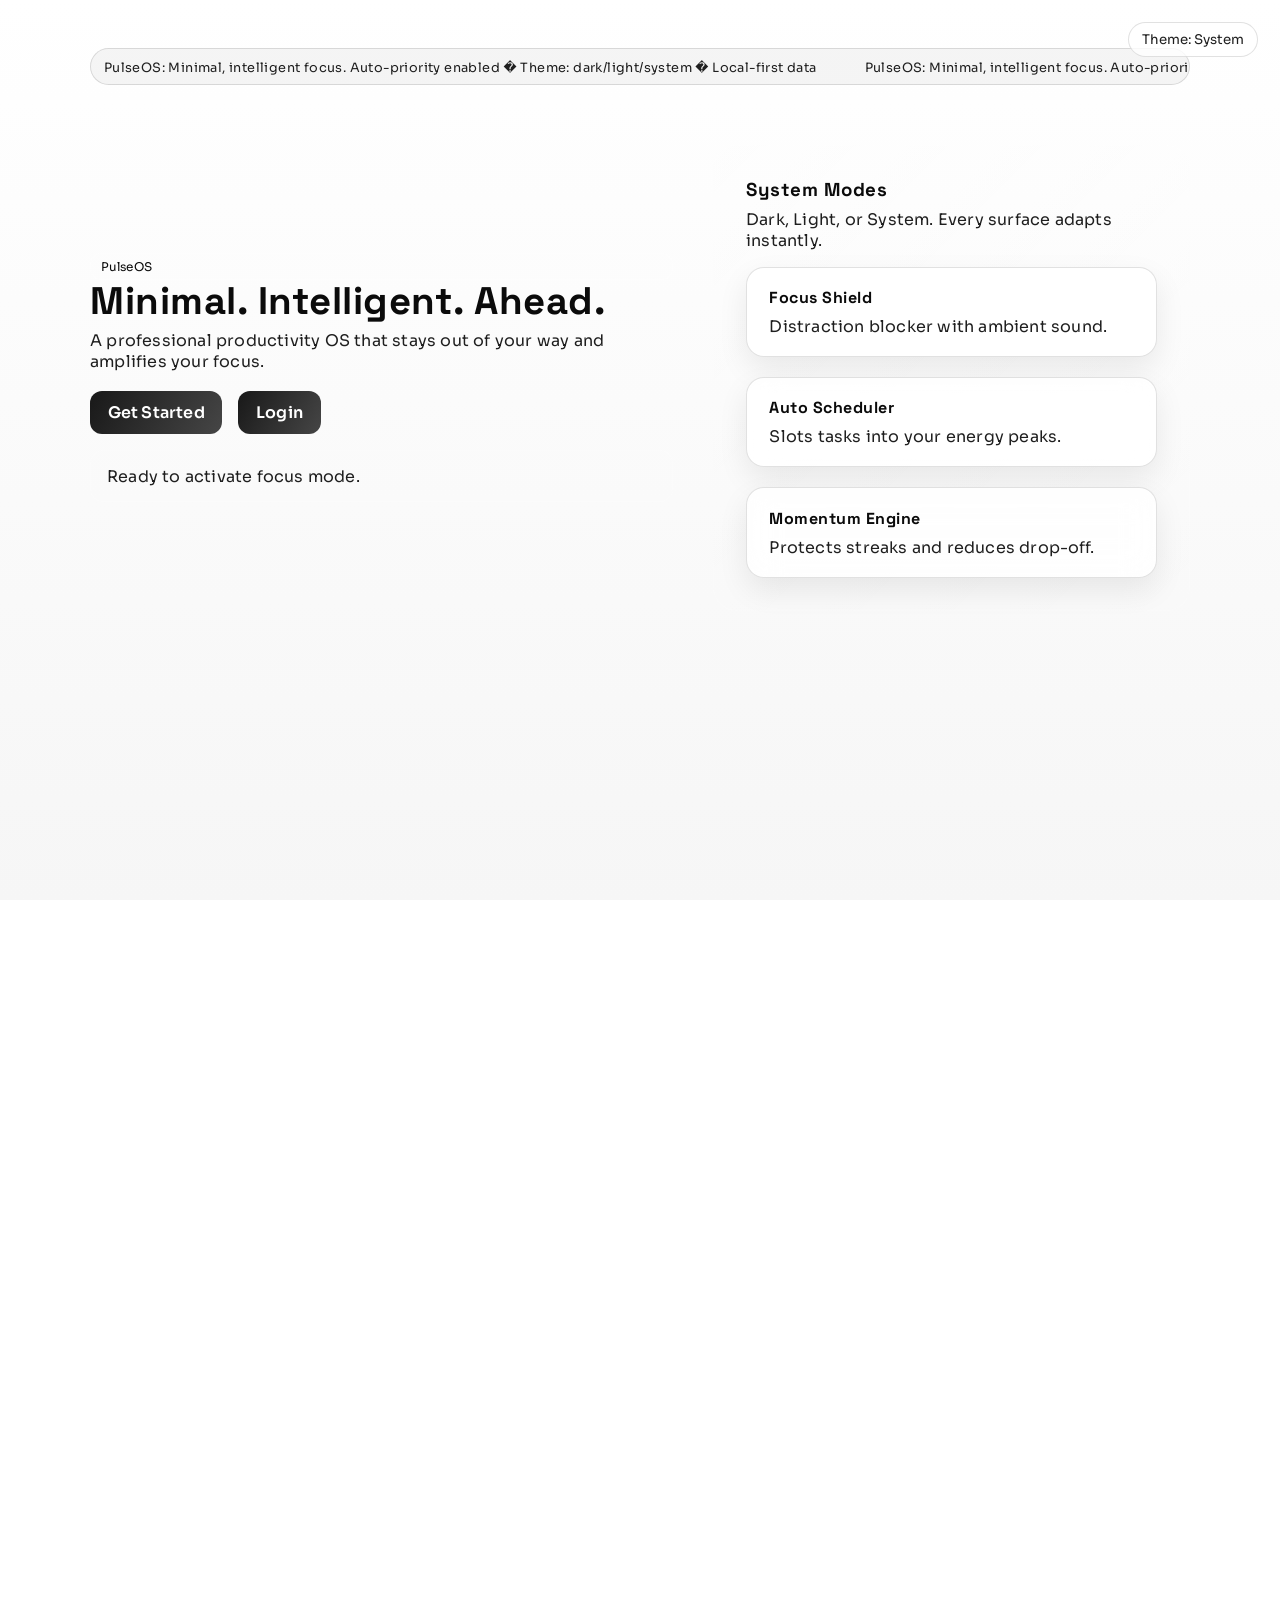
<file: index.html>
<!DOCTYPE html>
<html lang="en">
<head>
  <meta charset="UTF-8" />
  <meta name="viewport" content="width=device-width, initial-scale=1.0" />
  <title>PulseOS | Futuristic Productivity OS</title>
  <link rel="stylesheet" href="css/base.css" />
  <link rel="stylesheet" href="css/layout.css" />
  <link rel="stylesheet" href="css/components.css" />
  <link rel="stylesheet" href="css/pages.css" />
</head>
<body data-page="landing">
  <main class="landing">
    <div class="container">
      <header class="landing-hero">
        <div class="reveal">
          <div class="badge">PulseOS</div>
          <h1 class="hero-title">Minimal. Intelligent. Ahead.</h1>
          <p class="hero-sub">A professional productivity OS that stays out of your way and amplifies your focus.</p>
          <div class="flex" style="margin-top:1.2rem;">
            <a class="btn" href="signup.html">Get Started</a>
            <a class="btn ghost" href="login.html">Login</a>
          </div>
          <div class="landing-status" data-landing-status>Ready to activate focus mode.</div>
        </div>
        <div class="hero-glow reveal">
          <h3>System Modes</h3>
          <p>Dark, Light, or System. Every surface adapts instantly.</p>
          <div class="grid" style="margin-top:1rem;">
            <div class="card glass netflix-card" data-card-action="Focus Shield">
              <h4>Focus Shield</h4>
              <p>Distraction blocker with ambient sound.</p>
            </div>
            <div class="card glass netflix-card" data-card-action="Auto Scheduler">
              <h4>Auto Scheduler</h4>
              <p>Slots tasks into your energy peaks.</p>
            </div>
            <div class="card glass netflix-card" data-card-action="Momentum Engine">
              <h4>Momentum Engine</h4>
              <p>Protects streaks and reduces drop-off.</p>
            </div>
          </div>
        </div>
      </header>

      <section class="reveal">
        <div class="page-header">
          <h2>Key Features</h2>
          <span class="badge">60+ Capabilities</span>
        </div>
        <div class="feature-grid" data-feature-grid></div>
      </section>

      <section class="two-col">
        <div class="card glass netflix-card reveal" data-card-action="Designed For Focus">
          <h3>Designed For Focus</h3>
          <p>Minimal surfaces, precise controls, and intelligent assistance that never distracts.</p>
          <ul class="landing-list">
            <li>Zero clutter UI</li>
            <li>Predictive next actions</li>
            <li>Fast, context-aware navigation</li>
            <li>Automatic focus protection</li>
          </ul>
        </div>
        <div class="card glass netflix-card reveal" data-card-action="Start In 60 Seconds">
          <h3>Start In 60 Seconds</h3>
          <p>Create your profile, import tasks, and activate auto-priority instantly.</p>
          <div class="flex" style="margin-top:1rem;">
            <a class="btn" href="signup.html">Create Account</a>
            <a class="btn ghost" href="dashboard.html">Preview</a>
          </div>
        </div>
      </section>
    </div>
  </main>
  <script type="module" src="js/app.js"></script>
</body>
</html>
</file>
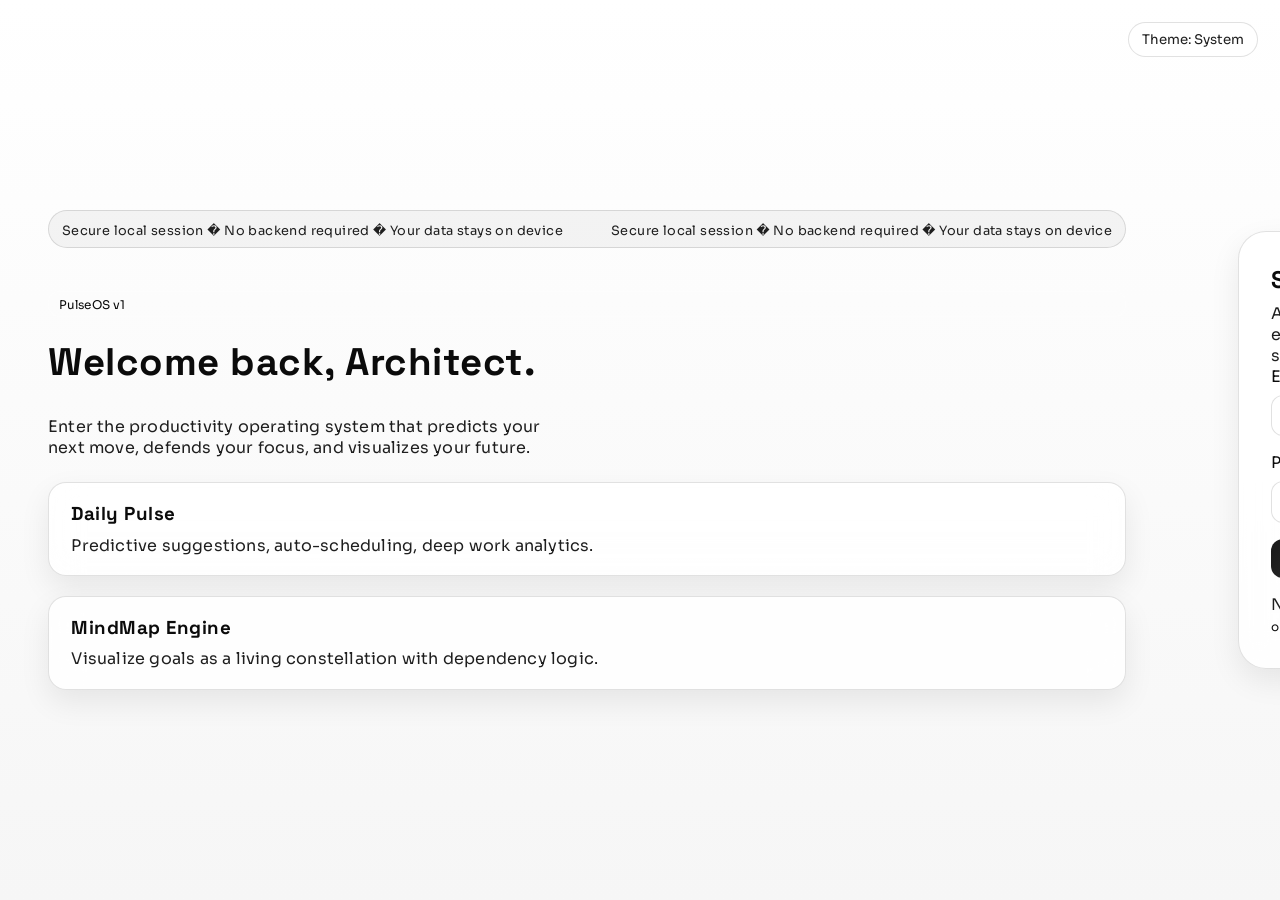
<file: analytics.html>
<!DOCTYPE html>
<html lang="en">
<head>
  <meta charset="UTF-8" />
  <meta name="viewport" content="width=device-width, initial-scale=1.0" />
  <title>PulseOS | Analytics</title>
  <link rel="stylesheet" href="css/base.css" />
  <link rel="stylesheet" href="css/layout.css" />
  <link rel="stylesheet" href="css/components.css" />
  <link rel="stylesheet" href="css/pages.css" />
</head>
<body data-page="analytics">
  <div class="app-shell">
    <aside class="sidebar">
      <div class="brand">PulseOS</div>
      <nav>
        <a data-page="dashboard" href="dashboard.html">Dashboard</a>
        <a data-page="tasks" href="tasks.html">Task Manager</a>
        <a data-page="calendar" href="calendar.html">Calendar</a>
        <a data-page="analytics" href="analytics.html">Analytics</a>
        <a data-page="focus" href="focus.html">Focus Mode</a>
        <a data-page="lab" href="lab.html">Experiment Lab</a>
        <a data-page="profile" href="profile.html">Profile</a>
        <a data-page="settings" href="settings.html">Settings</a>
      </nav>
    </aside>
    <main class="app-content">
      <div class="topbar">
        <div>
          <h2 data-greeting>Analytics Core</h2>
          <p data-date></p>
        </div>
        <div class="flex">
          <div class="chip" data-clock></div>
          <button class="btn ghost" data-logout>Logout</button>
        </div>
      </div>

      <section class="analytics-grid">
        <div class="card glass">
          <div class="section-title">Productivity Trend</div>
          <h3>Stable</h3>
          <p>Consistency holding at 78% this week.</p>
        </div>
        <div class="card glass">
          <div class="section-title">Focus vs Distraction</div>
          <h3>Focus 72%</h3>
          <p>Distractions reduced by 12%.</p>
        </div>
        <div class="card glass">
          <div class="section-title">Time Usage</div>
          <h3>4.6 hrs saved</h3>
          <p>Auto-scheduling reclaimed time.</p>
        </div>
        <div class="card glass">
          <div class="section-title">Weekly Heatmap</div>
          <h3>Peak Tue/Thu</h3>
          <p>Highest output during deep work blocks.</p>
        </div>
      </section>
    </main>
  </div>
  <nav class="bottom-nav">
    <a data-page="dashboard" href="dashboard.html">Dashboard</a>
    <a data-page="tasks" href="tasks.html">Tasks</a>
    <a data-page="calendar" href="calendar.html">Calendar</a>
    <a data-page="focus" href="focus.html">Focus</a>
    <a data-page="analytics" href="analytics.html">Analytics</a>
    <a data-page="settings" href="settings.html">Settings</a>
  </nav>
  <script type="module" src="js/app.js"></script>
</body>
</html>
</file>
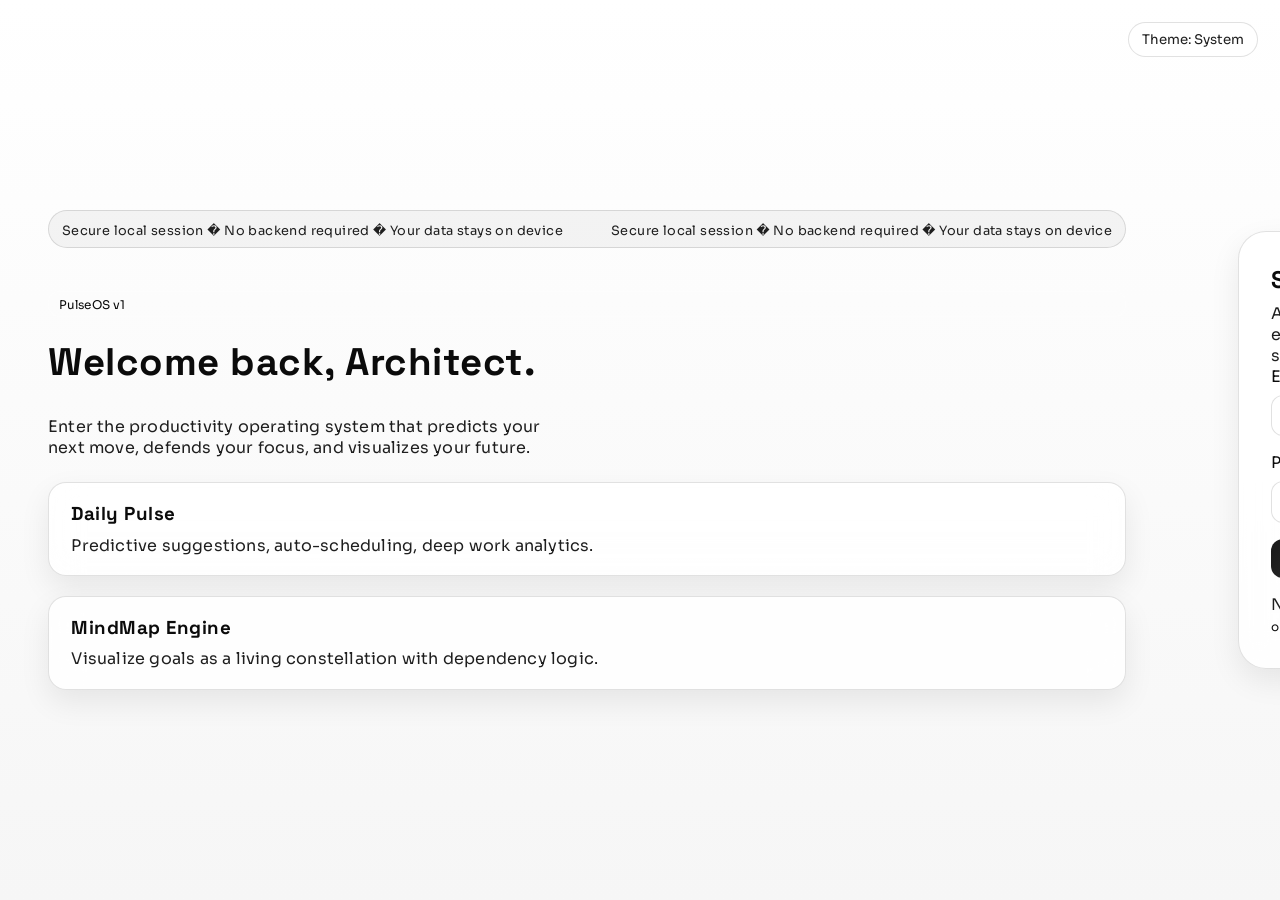
<file: calendar.html>
<!DOCTYPE html>
<html lang="en">
<head>
  <meta charset="UTF-8" />
  <meta name="viewport" content="width=device-width, initial-scale=1.0" />
  <title>PulseOS | Calendar</title>
  <link rel="stylesheet" href="css/base.css" />
  <link rel="stylesheet" href="css/layout.css" />
  <link rel="stylesheet" href="css/components.css" />
  <link rel="stylesheet" href="css/pages.css" />
</head>
<body data-page="calendar">
  <div class="app-shell">
    <aside class="sidebar">
      <div class="brand">PulseOS</div>
      <nav>
        <a data-page="dashboard" href="dashboard.html">Dashboard</a>
        <a data-page="tasks" href="tasks.html">Task Manager</a>
        <a data-page="calendar" href="calendar.html">Calendar</a>
        <a data-page="analytics" href="analytics.html">Analytics</a>
        <a data-page="focus" href="focus.html">Focus Mode</a>
        <a data-page="lab" href="lab.html">Experiment Lab</a>
        <a data-page="profile" href="profile.html">Profile</a>
        <a data-page="settings" href="settings.html">Settings</a>
      </nav>
    </aside>
    <main class="app-content">
      <div class="topbar">
        <div>
          <h2 data-greeting>Calendar Constellation</h2>
          <p data-date></p>
        </div>
        <div class="flex">
          <div class="chip" data-clock></div>
          <button class="btn ghost" data-logout>Logout</button>
        </div>
      </div>

      <section class="card glass">
        <div class="page-header">
          <h3 data-calendar-label>Month</h3>
          <div class="flex">
            <button class="btn ghost" data-cal-prev>Prev</button>
            <button class="btn ghost" data-cal-next>Next</button>
          </div>
        </div>
        <div class="calendar" data-calendar></div>
      </section>

      <section class="card glass" style="margin-top:1.5rem;">
        <div class="page-header">
          <h3>Time Travel View</h3>
          <span class="badge" data-travel-label>Now</span>
        </div>
        <input type="range" min="-6" max="6" value="0" step="1" data-time-travel />
        <p class="hero-sub">Slide through past and future workload. Predict your capacity based on completed vs planned tasks.</p>
      </section>
    </main>
  </div>
  <nav class="bottom-nav">
    <a data-page="dashboard" href="dashboard.html">Dashboard</a>
    <a data-page="tasks" href="tasks.html">Tasks</a>
    <a data-page="calendar" href="calendar.html">Calendar</a>
    <a data-page="focus" href="focus.html">Focus</a>
    <a data-page="analytics" href="analytics.html">Analytics</a>
    <a data-page="settings" href="settings.html">Settings</a>
  </nav>
  <script type="module" src="js/app.js"></script>
</body>
</html>
</file>
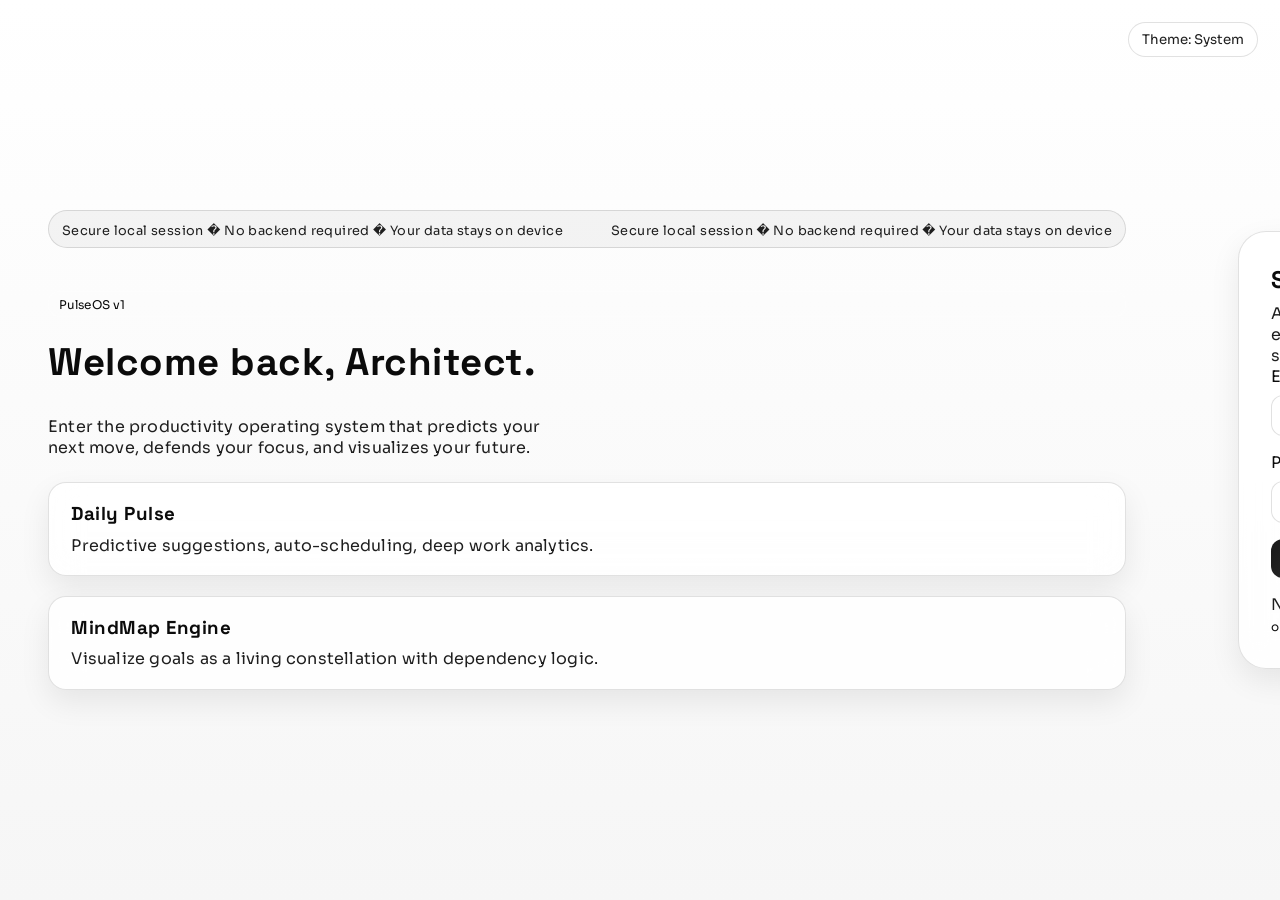
<file: dashboard.html>
<!DOCTYPE html>
<html lang="en">
<head>
  <meta charset="UTF-8" />
  <meta name="viewport" content="width=device-width, initial-scale=1.0" />
  <title>PulseOS | Dashboard</title>
  <link rel="stylesheet" href="css/base.css" />
  <link rel="stylesheet" href="css/layout.css" />
  <link rel="stylesheet" href="css/components.css" />
  <link rel="stylesheet" href="css/pages.css" />
</head>
<body data-page="dashboard">
  <div class="app-shell">
    <aside class="sidebar">
      <div class="brand">PulseOS</div>
      <nav>
        <a data-page="dashboard" href="dashboard.html">Dashboard</a>
        <a data-page="tasks" href="tasks.html">Task Manager</a>
        <a data-page="calendar" href="calendar.html">Calendar</a>
        <a data-page="analytics" href="analytics.html">Analytics</a>
        <a data-page="focus" href="focus.html">Focus Mode</a>
        <a data-page="lab" href="lab.html">Experiment Lab</a>
        <a data-page="profile" href="profile.html">Profile</a>
        <a data-page="settings" href="settings.html">Settings</a>
      </nav>
    </aside>
    <main class="app-content">
      <div class="topbar">
        <div>
          <h2 data-greeting>Welcome</h2>
          <p data-date></p>
        </div>
        <div class="flex">
          <button class="btn ghost" data-open-cmd>Cmd Panel ?K</button>
          <div class="chip" data-clock></div>
          <button class="btn ghost" data-logout>Logout</button>
        </div>
      </div>

      <div class="ticker pro" aria-label="System updates">
        <div class="ticker-track">
          <span>PulseOS Live � Focus window 2�5 PM � Shield 82% � Auto-schedule enabled � Queue steady</span>
          <span>PulseOS Live � Focus window 2�5 PM � Shield 82% � Auto-schedule enabled � Queue steady</span>
        </div>
      </div>

      <section class="dash-hero reveal">
        <div class="dash-hero-main">
          <div class="badge">PulseOS Control</div>
          <h1>Minimal. Aesthetic. Precise.</h1>
          <p>Curated productivity control with energy-aware orchestration and distraction defense.</p>
          <div class="dash-hero-actions">
            <button class="btn" data-action="Focus Sprint">Start Focus Sprint</button>
            <button class="btn ghost" data-action="Auto Schedule">Auto-Schedule</button>
          </div>
          <div class="dash-hero-status" data-hero-status>System calibrated. Waiting for next move.</div>
        </div>
        <div class="dash-hero-cards">
          <div class="card glass netflix-card" data-card="Focus Shield">
            <div class="section-title">Focus Shield</div>
            <h3>Distraction Armor</h3>
            <p>Noise dampening + intention guard.</p>
          </div>
          <div class="card glass netflix-card" data-card="Energy Engine">
            <div class="section-title">Energy Engine</div>
            <h3>Peak Alignment</h3>
            <p>Schedule work at high-energy windows.</p>
          </div>
        </div>
      </section>

      <section class="dash-kpis">
        <div class="kpi-card netflix-card" data-card="Precision Score">
          <div class="kpi-label">Precision Score</div>
          <div class="kpi-value" data-score>0</div>
          <div class="kpi-meta">Momentum stable</div>
        </div>
        <div class="kpi-card netflix-card" data-card="Focus Pulse">
          <div class="kpi-label">Focus Pulse</div>
          <div class="kpi-value" data-focus-timer>00:00</div>
          <button class="btn" data-action="Focus Sprint">Start Sprint</button>
        </div>
        <div class="kpi-card netflix-card" data-card="Energy Forecast">
          <div class="kpi-label">Energy Forecast</div>
          <div class="kpi-value">High</div>
          <div class="kpi-meta">Peak window: 2-5 PM</div>
        </div>
      </section>

      <section class="dash-section">
        <div class="section-title-row">
          <h3>Command Modules</h3>
          <span class="badge">Live Systems</span>
        </div>
        <div class="dash-modules">
          <div class="card glass netflix-card" data-card="AI Pulse">
            <div class="section-title">AI Pulse</div>
            <p>Current mood filter: <strong data-mood>All</strong></p>
            <ul data-suggestions></ul>
            <button class="btn ghost" data-action="Refresh Pulse">Refresh Pulse</button>
          </div>
          <div class="card glass netflix-card" data-card="Auto Scheduler">
            <div class="section-title">Auto Scheduler</div>
            <p>Slots tasks into your energy peaks.</p>
            <div class="chip" data-next-slot>Next slot: 15:30</div>
            <button class="btn ghost" data-action="Auto Schedule">Auto-Schedule Now</button>
          </div>
          <div class="card glass netflix-card" data-card="Distraction Shield">
            <div class="section-title">Distraction Shield</div>
            <p>Shield strength: <strong data-shield>82%</strong></p>
            <div class="chip" data-shield-state>Focus lock armed</div>
            <button class="btn ghost" data-action="Shield">Engage Shield</button>
          </div>
        </div>
      </section>

      <section class="dash-section dash-scroll-section">
        <div class="section-title-row">
          <h3>Pulse Boards</h3>
          <span class="badge">Live Queues</span>
        </div>
        <div class="card-rail" data-rail>
          <div class="rail-track">
            <div class="rail-card netflix-card" data-card="Focus Queue">
              <div class="section-title">Focus Queue</div>
              <ul class="dash-list" data-focus-queue></ul>
              <button class="btn ghost" data-action="Shuffle Queue">Shuffle Queue</button>
            </div>
            <div class="rail-card netflix-card" data-card="Ritual Builder">
              <div class="section-title">Ritual Builder</div>
              <p>Activate a ritual to trigger flow.</p>
              <div class="dash-pill-grid" data-rituals></div>
              <button class="btn ghost" data-action="Ritual">Start Ritual</button>
            </div>
            <div class="rail-card netflix-card" data-card="Signal Stream">
              <div class="section-title">Signal Stream</div>
              <ul class="dash-list" data-signal-stream></ul>
              <button class="btn ghost" data-action="Signal">Refresh Stream</button>
            </div>
            <div class="rail-card netflix-card" data-card="Quick Actions">
              <div class="section-title">Quick Actions</div>
              <div class="dash-action-grid">
                <button class="btn ghost" data-action="Quick Capture">Quick Capture</button>
                <button class="btn ghost" data-action="Clear Backlog">Clear Backlog</button>
                <button class="btn ghost" data-action="Plan Day">Plan Day</button>
                <button class="btn ghost" data-action="Sync Goals">Sync Goals</button>
              </div>
            </div>
            <div class="rail-card netflix-card" data-card="Micro Missions">
              <div class="section-title">Micro Missions</div>
              <ul class="dash-list" data-micro-missions></ul>
              <button class="btn ghost" data-action="Mission">Start Mission</button>
            </div>
            <div class="rail-card netflix-card" data-card="Energy Map">
              <div class="section-title">Energy Map</div>
              <div class="dash-pill-grid" data-energy-map></div>
              <button class="btn ghost" data-action="Energy">Recalibrate</button>
            </div>
            <div class="rail-card netflix-card" data-card="Focus Queue Clone">
              <div class="section-title">Focus Queue</div>
              <ul class="dash-list" data-focus-queue></ul>
              <button class="btn ghost" data-action="Shuffle Queue">Shuffle Queue</button>
            </div>
            <div class="rail-card netflix-card" data-card="Ritual Builder Clone">
              <div class="section-title">Ritual Builder</div>
              <p>Activate a ritual to trigger flow.</p>
              <div class="dash-pill-grid" data-rituals></div>
              <button class="btn ghost" data-action="Ritual">Start Ritual</button>
            </div>
            <div class="rail-card netflix-card" data-card="Signal Stream Clone">
              <div class="section-title">Signal Stream</div>
              <ul class="dash-list" data-signal-stream></ul>
              <button class="btn ghost" data-action="Signal">Refresh Stream</button>
            </div>
            <div class="rail-card netflix-card" data-card="Quick Actions Clone">
              <div class="section-title">Quick Actions</div>
              <div class="dash-action-grid">
                <button class="btn ghost" data-action="Quick Capture">Quick Capture</button>
                <button class="btn ghost" data-action="Clear Backlog">Clear Backlog</button>
                <button class="btn ghost" data-action="Plan Day">Plan Day</button>
                <button class="btn ghost" data-action="Sync Goals">Sync Goals</button>
              </div>
            </div>
            <div class="rail-card netflix-card" data-card="Micro Missions Clone">
              <div class="section-title">Micro Missions</div>
              <ul class="dash-list" data-micro-missions></ul>
              <button class="btn ghost" data-action="Mission">Start Mission</button>
            </div>
            <div class="rail-card netflix-card" data-card="Energy Map Clone">
              <div class="section-title">Energy Map</div>
              <div class="dash-pill-grid" data-energy-map></div>
              <button class="btn ghost" data-action="Energy">Recalibrate</button>
            </div>
          </div>
        </div>
      </section>

      <section class="dash-insights">
        <div class="card glass netflix-card" data-card="Next Best Actions">
          <div class="section-title">Next Best Actions</div>
          <ul class="dash-list" data-next-actions></ul>
        </div>
        <div class="card glass netflix-card" data-card="Momentum Signals">
          <div class="section-title">Momentum Signals</div>
          <ul class="dash-list" data-signals></ul>
        </div>
        <div class="card glass netflix-card" data-card="System Flags">
          <div class="section-title">System Flags</div>
          <ul class="dash-list" data-flags></ul>
        </div>
      </section>
    </main>
  </div>

  <div class="cmd-overlay" data-cmd-overlay aria-hidden="true">
    <div class="cmd-panel">
      <div class="cmd-header">
        <span class="badge">Command Panel</span>
        <button class="btn ghost" data-cmd-close>Close</button>
      </div>
      <input class="input cmd-input" placeholder="Type a command..." data-cmd-input />
      <div class="cmd-list" data-cmd-list></div>
      <div class="cmd-footer">Press Esc to close � Enter to execute � ?/Ctrl + K to open</div>
    </div>
  </div>

  <nav class="bottom-nav">
    <a data-page="dashboard" href="dashboard.html">Dashboard</a>
    <a data-page="tasks" href="tasks.html">Tasks</a>
    <a data-page="calendar" href="calendar.html">Calendar</a>
    <a data-page="focus" href="focus.html">Focus</a>
    <a data-page="analytics" href="analytics.html">Analytics</a>
    <a data-page="settings" href="settings.html">Settings</a>
  </nav>
  <script type="module" src="js/app.js"></script>
</body>
</html>
</file>
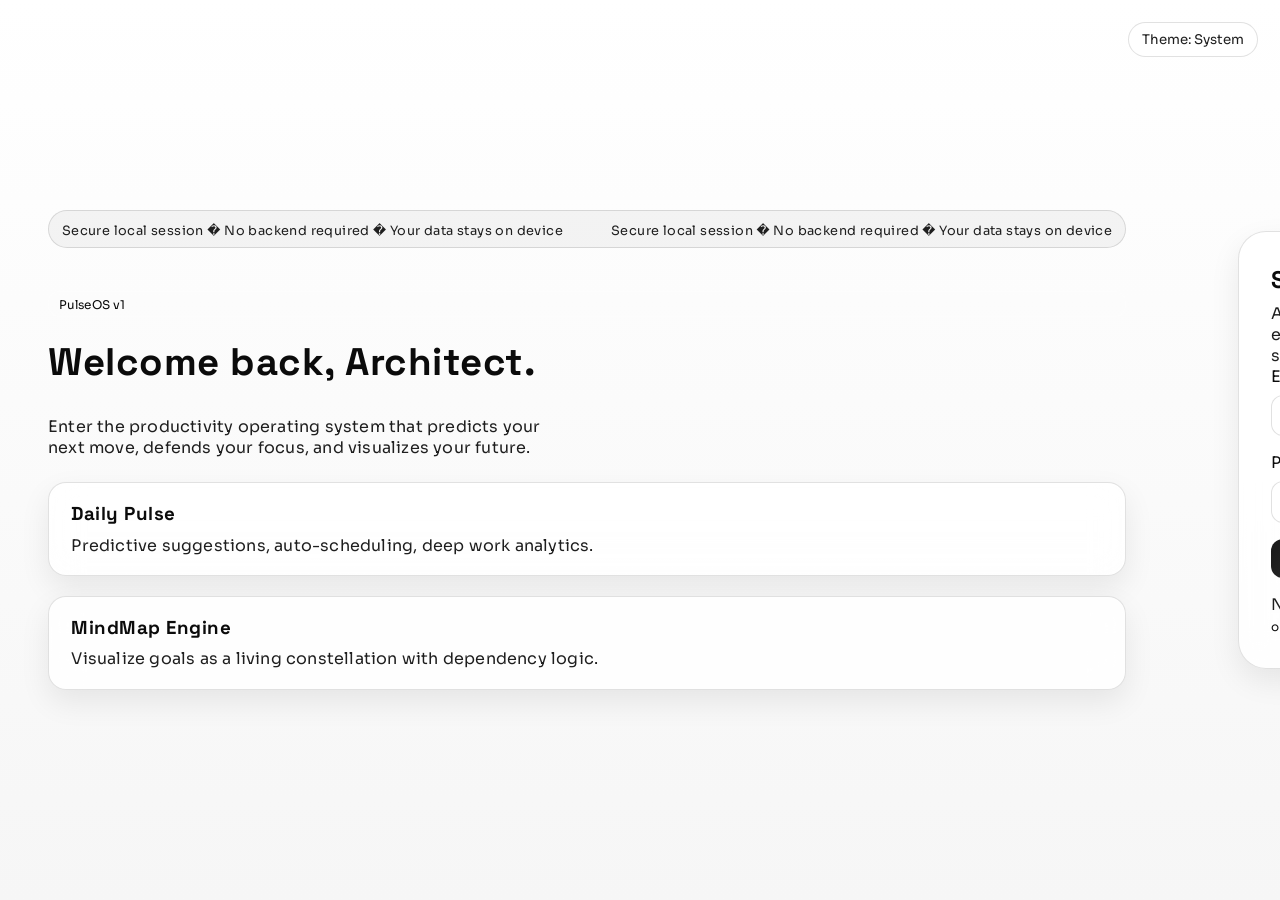
<file: focus.html>
<!DOCTYPE html>
<html lang="en">
<head>
  <meta charset="UTF-8" />
  <meta name="viewport" content="width=device-width, initial-scale=1.0" />
  <title>PulseOS | Focus Mode</title>
  <link rel="stylesheet" href="css/base.css" />
  <link rel="stylesheet" href="css/layout.css" />
  <link rel="stylesheet" href="css/components.css" />
  <link rel="stylesheet" href="css/pages.css" />
</head>
<body data-page="focus">
  <div class="app-shell">
    <aside class="sidebar">
      <div class="brand">PulseOS</div>
      <nav>
        <a data-page="dashboard" href="dashboard.html">Dashboard</a>
        <a data-page="tasks" href="tasks.html">Task Manager</a>
        <a data-page="calendar" href="calendar.html">Calendar</a>
        <a data-page="analytics" href="analytics.html">Analytics</a>
        <a data-page="focus" href="focus.html">Focus Mode</a>
        <a data-page="lab" href="lab.html">Experiment Lab</a>
        <a data-page="profile" href="profile.html">Profile</a>
        <a data-page="settings" href="settings.html">Settings</a>
      </nav>
    </aside>
    <main class="app-content">
      <div class="topbar">
        <div>
          <h2 data-greeting>Focus Sanctum</h2>
          <p data-date></p>
        </div>
        <div class="flex">
          <div class="chip" data-clock></div>
          <button class="btn ghost" data-logout>Logout</button>
        </div>
      </div>

      <section class="focus-shell">
        <div class="card glass">
          <h3>Deep Work Session</h3>
          <p>Focus style: <span class="badge" data-focus-style></span></p>
          <div class="flex" style="margin-top:1rem;">
            <div class="kpi"><span>Focus Meter</span><strong data-focus-meter>100%</strong></div>
            <div class="kpi"><span>Distraction</span><strong data-distraction>Low</strong></div>
          </div>
          <button class="btn" style="margin-top:1rem;" data-focus-go>Start Session</button>
        </div>
        <div class="card glass">
          <h3>Ambient Soundscape</h3>
          <p>Generate a synthetic ambient wave to block distractions.</p>
          <button class="btn" data-ambient>Start Ambient</button>
          <div style="margin-top:1rem;">
            <span class="chip">Anti-procrastination mode</span>
            <span class="chip">Cognitive load guard</span>
          </div>
        </div>
      </section>
    </main>
  </div>
  <nav class="bottom-nav">
    <a data-page="dashboard" href="dashboard.html">Dashboard</a>
    <a data-page="tasks" href="tasks.html">Tasks</a>
    <a data-page="calendar" href="calendar.html">Calendar</a>
    <a data-page="focus" href="focus.html">Focus</a>
    <a data-page="analytics" href="analytics.html">Analytics</a>
    <a data-page="settings" href="settings.html">Settings</a>
  </nav>
  <script type="module" src="js/app.js"></script>
</body>
</html>
</file>
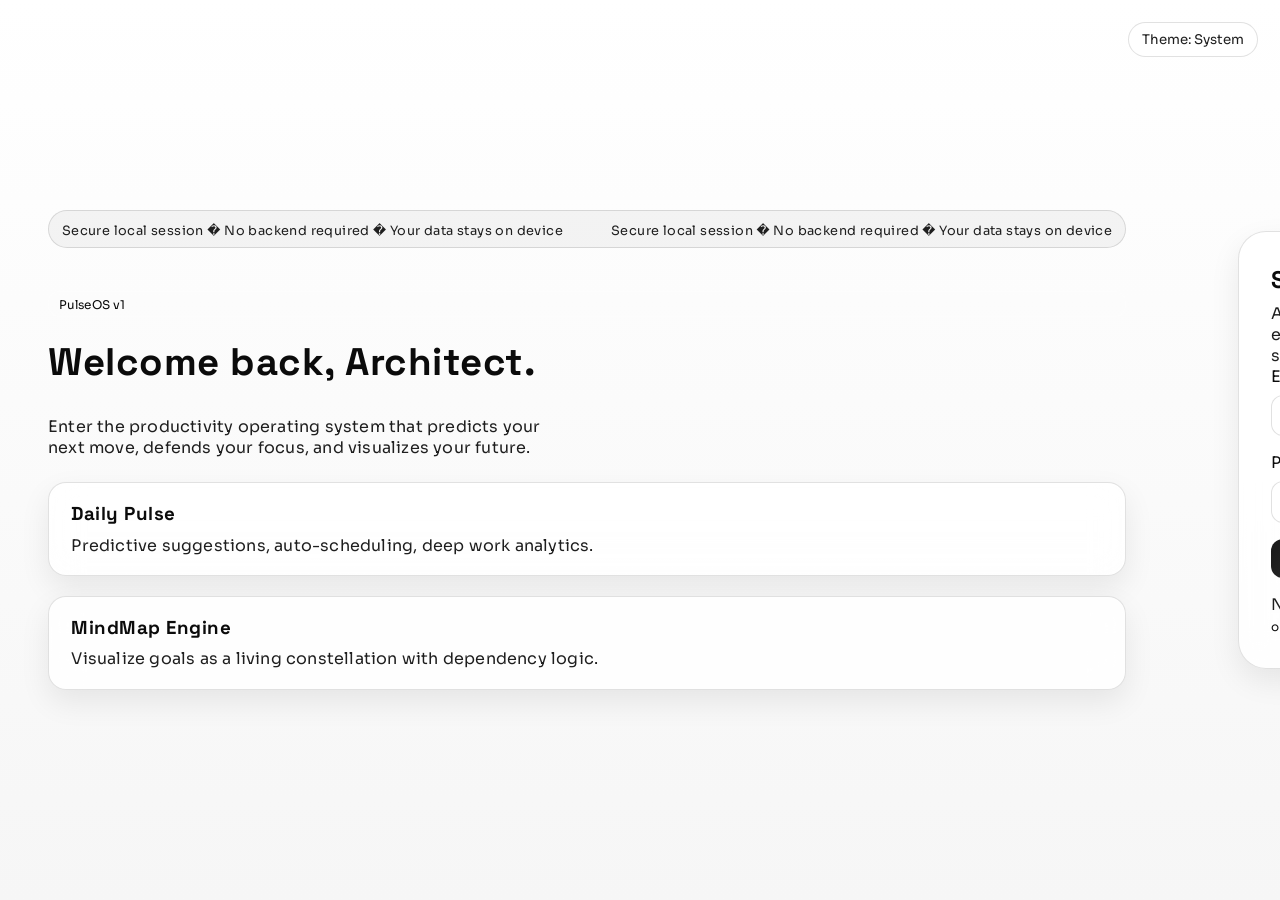
<file: lab.html>
<!DOCTYPE html>
<html lang="en">
<head>
  <meta charset="UTF-8" />
  <meta name="viewport" content="width=device-width, initial-scale=1.0" />
  <title>PulseOS | Experiment Lab</title>
  <link rel="stylesheet" href="css/base.css" />
  <link rel="stylesheet" href="css/layout.css" />
  <link rel="stylesheet" href="css/components.css" />
  <link rel="stylesheet" href="css/pages.css" />
</head>
<body data-page="lab">
  <div class="app-shell">
    <aside class="sidebar">
      <div class="brand">PulseOS</div>
      <nav>
        <a data-page="dashboard" href="dashboard.html">Dashboard</a>
        <a data-page="tasks" href="tasks.html">Task Manager</a>
        <a data-page="calendar" href="calendar.html">Calendar</a>
        <a data-page="analytics" href="analytics.html">Analytics</a>
        <a data-page="focus" href="focus.html">Focus Mode</a>
        <a data-page="lab" href="lab.html">Experiment Lab</a>
        <a data-page="profile" href="profile.html">Profile</a>
        <a data-page="settings" href="settings.html">Settings</a>
      </nav>
    </aside>
    <main class="app-content">
      <div class="topbar">
        <div>
          <h2 data-greeting>Experiment Lab</h2>
          <p data-date></p>
        </div>
        <div class="flex">
          <div class="chip" data-clock></div>
          <button class="btn ghost" data-logout>Logout</button>
        </div>
      </div>

      <section class="card glass">
        <div class="page-header">
          <h3>Log New Experiment</h3>
          <span class="badge">Productivity Science</span>
        </div>
        <form class="form-row" data-exp-form>
          <input class="input" name="name" placeholder="Experiment name" required />
          <select class="input" name="status">
            <option>Running</option>
            <option>Paused</option>
            <option>Completed</option>
          </select>
          <input class="input" name="days" type="number" placeholder="Days" required />
          <button class="btn" type="submit">Add</button>
        </form>
      </section>

      <section class="experiment-grid" style="margin-top:1.5rem;" data-experiments></section>
    </main>
  </div>
  <nav class="bottom-nav">
    <a data-page="dashboard" href="dashboard.html">Dashboard</a>
    <a data-page="tasks" href="tasks.html">Tasks</a>
    <a data-page="calendar" href="calendar.html">Calendar</a>
    <a data-page="focus" href="focus.html">Focus</a>
    <a data-page="analytics" href="analytics.html">Analytics</a>
    <a data-page="settings" href="settings.html">Settings</a>
  </nav>
  <script type="module" src="js/app.js"></script>
</body>
</html>
</file>
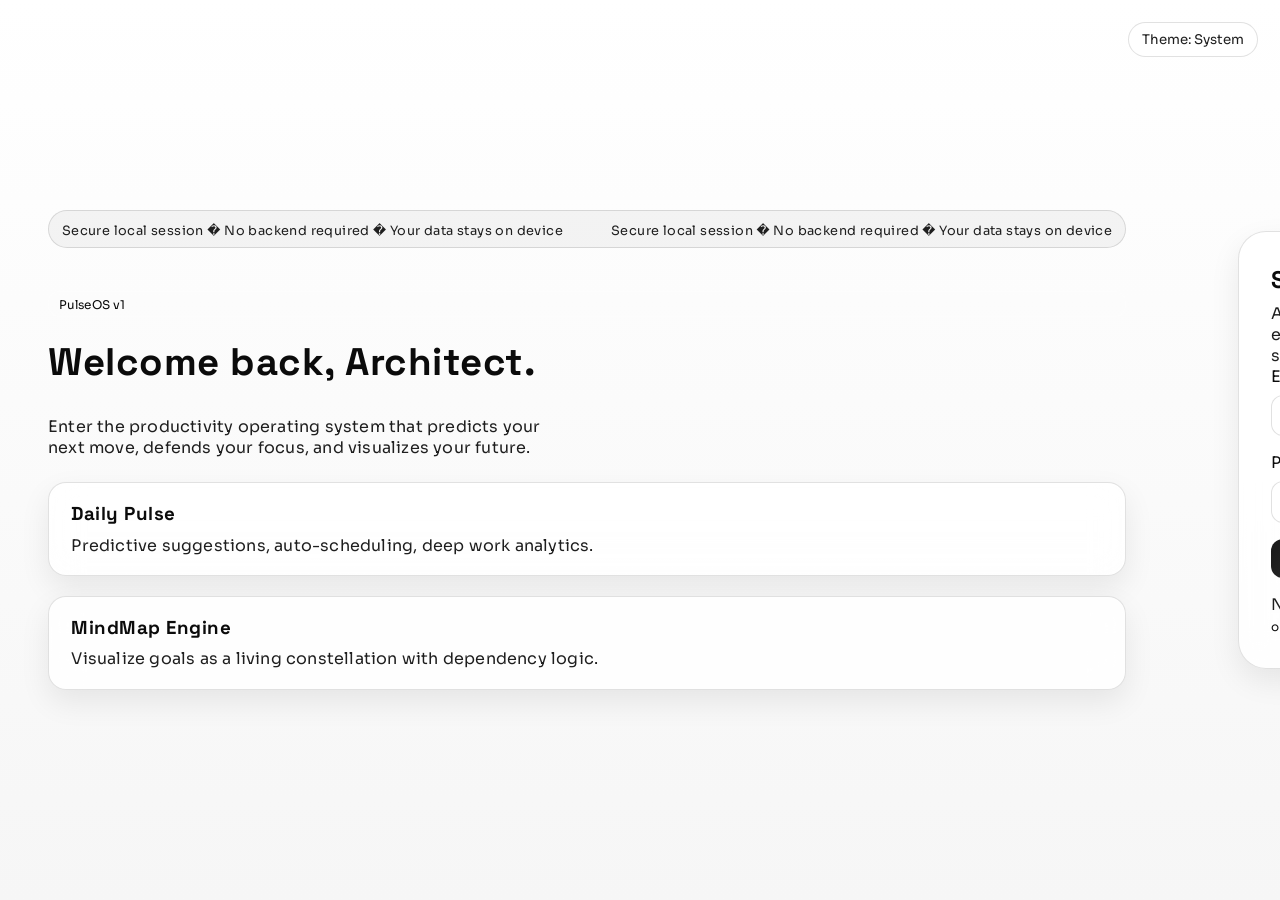
<file: login.html>
<!DOCTYPE html>
<html lang="en">
<head>
  <meta charset="UTF-8" />
  <meta name="viewport" content="width=device-width, initial-scale=1.0" />
  <title>PulseOS | Login</title>
  <link rel="stylesheet" href="css/base.css" />
  <link rel="stylesheet" href="css/layout.css" />
  <link rel="stylesheet" href="css/components.css" />
  <link rel="stylesheet" href="css/pages.css" />
</head>
<body data-page="login">
  <main class="auth-shell">
    <section class="auth-hero">
      <div class="badge">PulseOS v1</div>
      <h1 class="hero-title">Welcome back, Architect.</h1>
      <p class="hero-sub">Enter the productivity operating system that predicts your next move, defends your focus, and visualizes your future.</p>
      <div class="grid">
        <div class="card glass">
          <h3>Daily Pulse</h3>
          <p>Predictive suggestions, auto-scheduling, deep work analytics.</p>
        </div>
        <div class="card glass">
          <h3>MindMap Engine</h3>
          <p>Visualize goals as a living constellation with dependency logic.</p>
        </div>
      </div>
    </section>
    <section class="auth-panel">
      <div class="auth-card glass">
        <h2>Sign in</h2>
        <p class="hero-sub">Access your ecosystem. All data is stored locally.</p>
        <form data-login-form>
          <div class="form-group">
            <label>Email</label>
            <input class="input" type="email" name="email" placeholder="nova@pulseos.ai" required />
          </div>
          <div class="form-group">
            <label>Password</label>
            <input class="input" type="password" name="password" placeholder="��������" required />
          </div>
          <button class="btn" type="submit">Enter PulseOS</button>
        </form>
        <p style="margin-top:1rem;">No account yet? <a class="badge" href="signup.html">Create one</a></p>
      </div>
    </section>
  </main>
  <script type="module" src="js/app.js"></script>
</body>
</html>
</file>
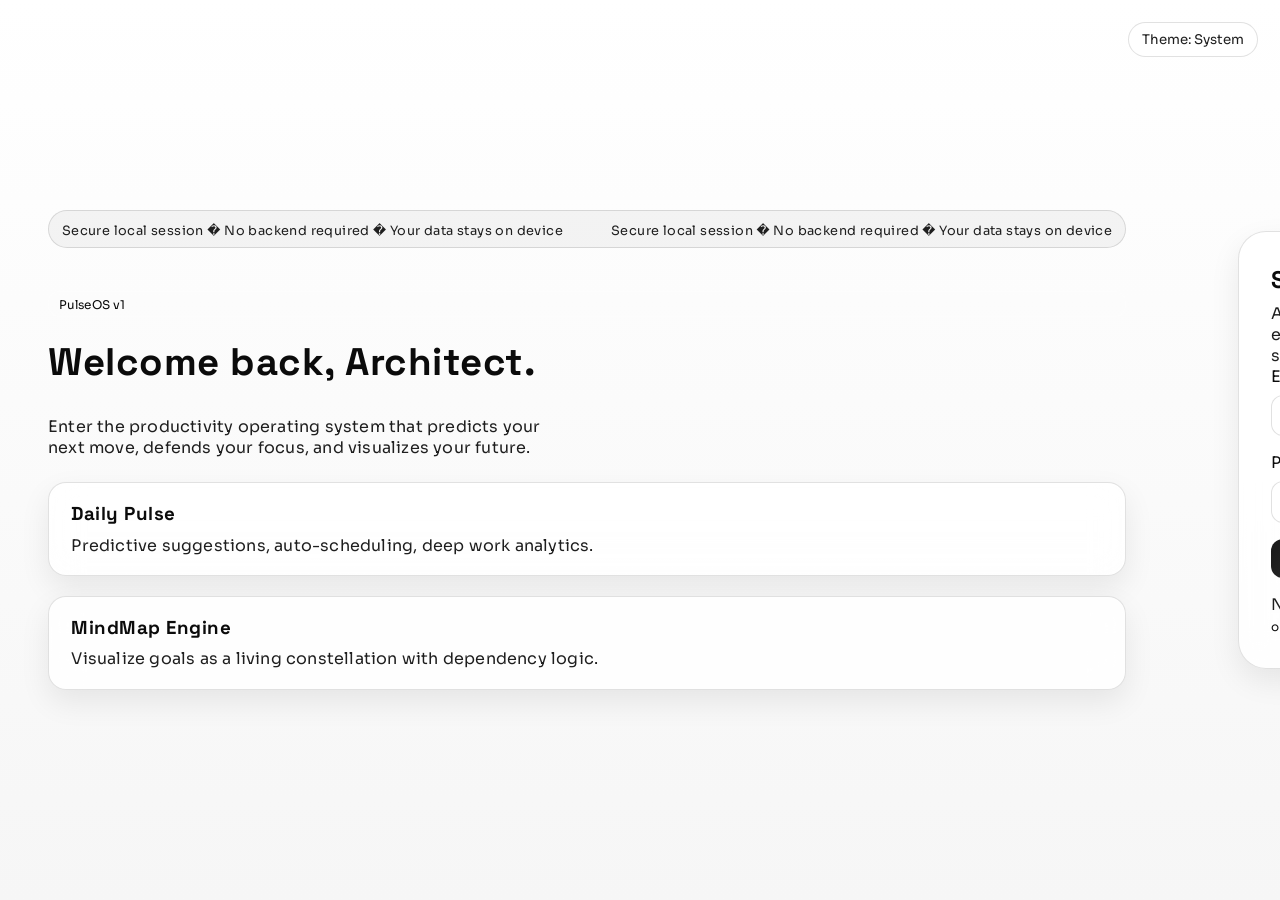
<file: profile.html>
<!DOCTYPE html>
<html lang="en">
<head>
  <meta charset="UTF-8" />
  <meta name="viewport" content="width=device-width, initial-scale=1.0" />
  <title>PulseOS | Profile</title>
  <link rel="stylesheet" href="css/base.css" />
  <link rel="stylesheet" href="css/layout.css" />
  <link rel="stylesheet" href="css/components.css" />
  <link rel="stylesheet" href="css/pages.css" />
</head>
<body data-page="profile">
  <div class="app-shell">
    <aside class="sidebar">
      <div class="brand">PulseOS</div>
      <nav>
        <a data-page="dashboard" href="dashboard.html">Dashboard</a>
        <a data-page="tasks" href="tasks.html">Task Manager</a>
        <a data-page="calendar" href="calendar.html">Calendar</a>
        <a data-page="analytics" href="analytics.html">Analytics</a>
        <a data-page="focus" href="focus.html">Focus Mode</a>
        <a data-page="lab" href="lab.html">Experiment Lab</a>
        <a data-page="profile" href="profile.html">Profile</a>
        <a data-page="settings" href="settings.html">Settings</a>
      </nav>
    </aside>
    <main class="app-content">
      <div class="topbar">
        <div>
          <h2 data-greeting>Identity Hub</h2>
          <p data-date></p>
        </div>
        <div class="flex">
          <div class="chip" data-clock></div>
          <button class="btn ghost" data-logout>Logout</button>
        </div>
      </div>

      <section class="card glass">
        <div class="profile-banner">
          <canvas id="avatar" class="avatar-canvas"></canvas>
          <div>
            <h3 data-profile-name>Nova</h3>
            <p data-profile-title>Productivity Architect</p>
            <div class="flex">
              <span class="badge" data-profile-level>Level 0</span>
              <span class="badge" data-profile-xp>0 XP</span>
            </div>
          </div>
          <button class="btn ghost" data-avatar-refresh>Regenerate</button>
        </div>
      </section>

      <section class="card glass" style="margin-top:1.5rem;">
        <h3>Profile Settings</h3>
        <form class="form-group" data-profile-form>
          <div class="form-row">
            <div class="form-group">
              <label>Name</label>
              <input class="input" name="name" />
            </div>
            <div class="form-group">
              <label>Title</label>
              <input class="input" name="title" />
            </div>
          </div>
          <div class="form-group">
            <label>Email</label>
            <input class="input" name="email" />
          </div>
          <button class="btn" type="submit">Update Profile</button>
        </form>
      </section>
    </main>
  </div>
  <nav class="bottom-nav">
    <a data-page="dashboard" href="dashboard.html">Dashboard</a>
    <a data-page="tasks" href="tasks.html">Tasks</a>
    <a data-page="calendar" href="calendar.html">Calendar</a>
    <a data-page="focus" href="focus.html">Focus</a>
    <a data-page="analytics" href="analytics.html">Analytics</a>
    <a data-page="settings" href="settings.html">Settings</a>
  </nav>
  <script type="module" src="js/app.js"></script>
</body>
</html>
</file>
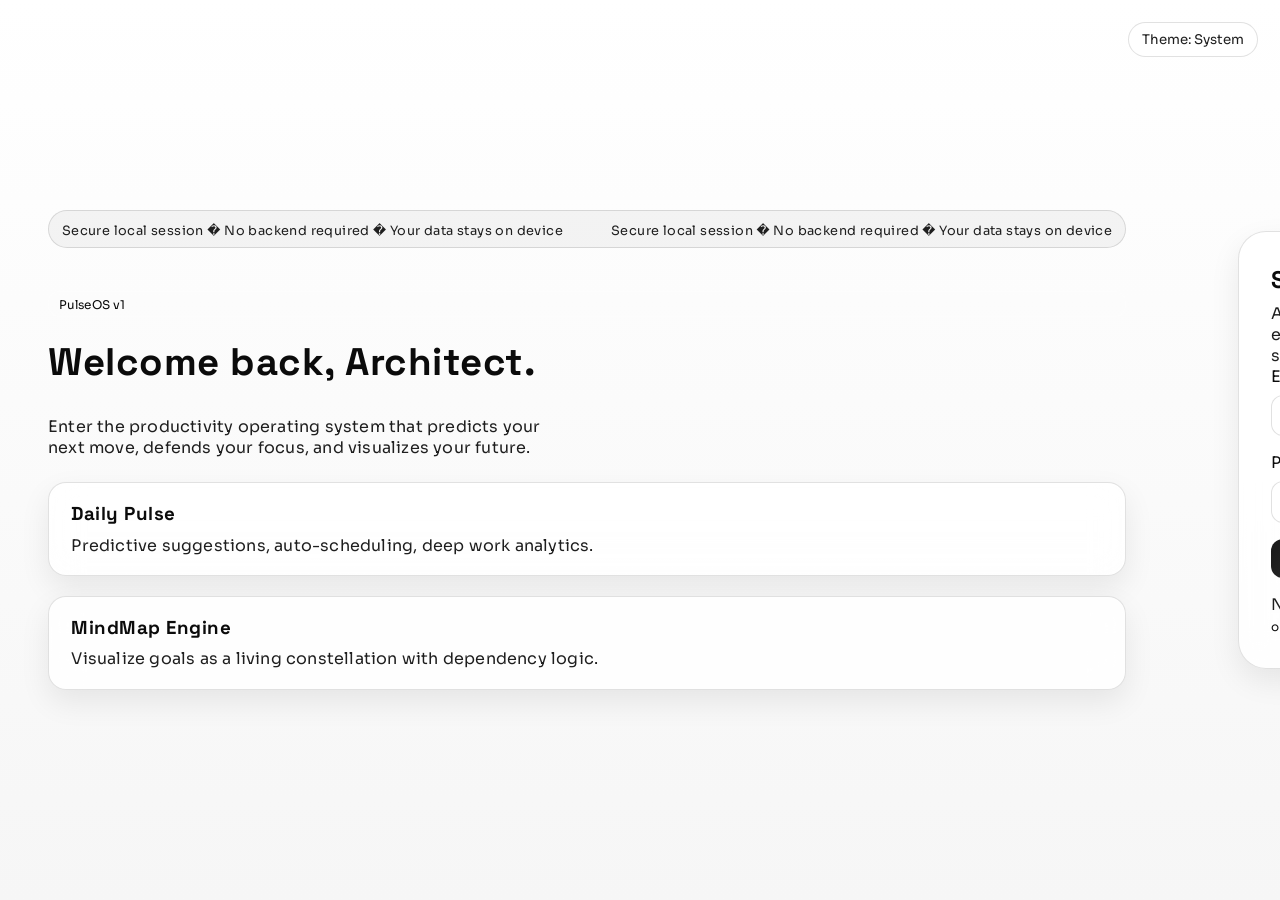
<file: settings.html>
<!DOCTYPE html>
<html lang="en">
<head>
  <meta charset="UTF-8" />
  <meta name="viewport" content="width=device-width, initial-scale=1.0" />
  <title>PulseOS | Settings</title>
  <link rel="stylesheet" href="css/base.css" />
  <link rel="stylesheet" href="css/layout.css" />
  <link rel="stylesheet" href="css/components.css" />
  <link rel="stylesheet" href="css/pages.css" />
</head>
<body data-page="settings">
  <div class="app-shell">
    <aside class="sidebar">
      <div class="brand">PulseOS</div>
      <nav>
        <a data-page="dashboard" href="dashboard.html">Dashboard</a>
        <a data-page="tasks" href="tasks.html">Task Manager</a>
        <a data-page="calendar" href="calendar.html">Calendar</a>
        <a data-page="analytics" href="analytics.html">Analytics</a>
        <a data-page="focus" href="focus.html">Focus Mode</a>
        <a data-page="lab" href="lab.html">Experiment Lab</a>
        <a data-page="profile" href="profile.html">Profile</a>
        <a data-page="settings" href="settings.html">Settings</a>
      </nav>
    </aside>
    <main class="app-content">
      <div class="topbar">
        <div>
          <h2 data-greeting>System Settings</h2>
          <p data-date></p>
        </div>
        <div class="flex">
          <div class="chip" data-clock></div>
          <button class="btn ghost" data-logout>Logout</button>
        </div>
      </div>

      <section class="settings-grid">
        <form class="card glass" data-settings-form>
          <h3>Focus Engine</h3>
          <div class="form-group">
            <label>Focus length (min)</label>
            <input class="input" type="number" name="focusLength" />
          </div>
          <div class="form-group">
            <label>Break length (min)</label>
            <input class="input" type="number" name="breakLength" />
          </div>
          <div class="form-group">
            <label>Soundscape</label>
            <input class="input" name="soundscape" />
          </div>
          <div class="form-group">
            <label><input type="checkbox" name="autoSchedule" /> Auto-schedule tasks</label>
          </div>
          <div class="form-group">
            <label><input type="checkbox" name="notifications" /> Enable notifications</label>
          </div>
          <button class="btn" type="submit">Save Settings</button>
        </form>

        <div class="card glass">
          <h3>Data Vault</h3>
          <p>Export your entire productivity brain or import a backup.</p>
          <div class="flex" style="margin-top:1rem;">
            <button class="btn" data-export>Export JSON</button>
            <button class="btn ghost" data-backup>Save Snapshot</button>
          </div>
          <div class="form-group" style="margin-top:1rem;">
            <label>Import JSON</label>
            <input class="input" type="file" accept="application/json" data-import />
          </div>
        </div>
      </section>
    </main>
  </div>
  <nav class="bottom-nav">
    <a data-page="dashboard" href="dashboard.html">Dashboard</a>
    <a data-page="tasks" href="tasks.html">Tasks</a>
    <a data-page="calendar" href="calendar.html">Calendar</a>
    <a data-page="focus" href="focus.html">Focus</a>
    <a data-page="analytics" href="analytics.html">Analytics</a>
    <a data-page="settings" href="settings.html">Settings</a>
  </nav>
  <script type="module" src="js/app.js"></script>
</body>
</html>
</file>
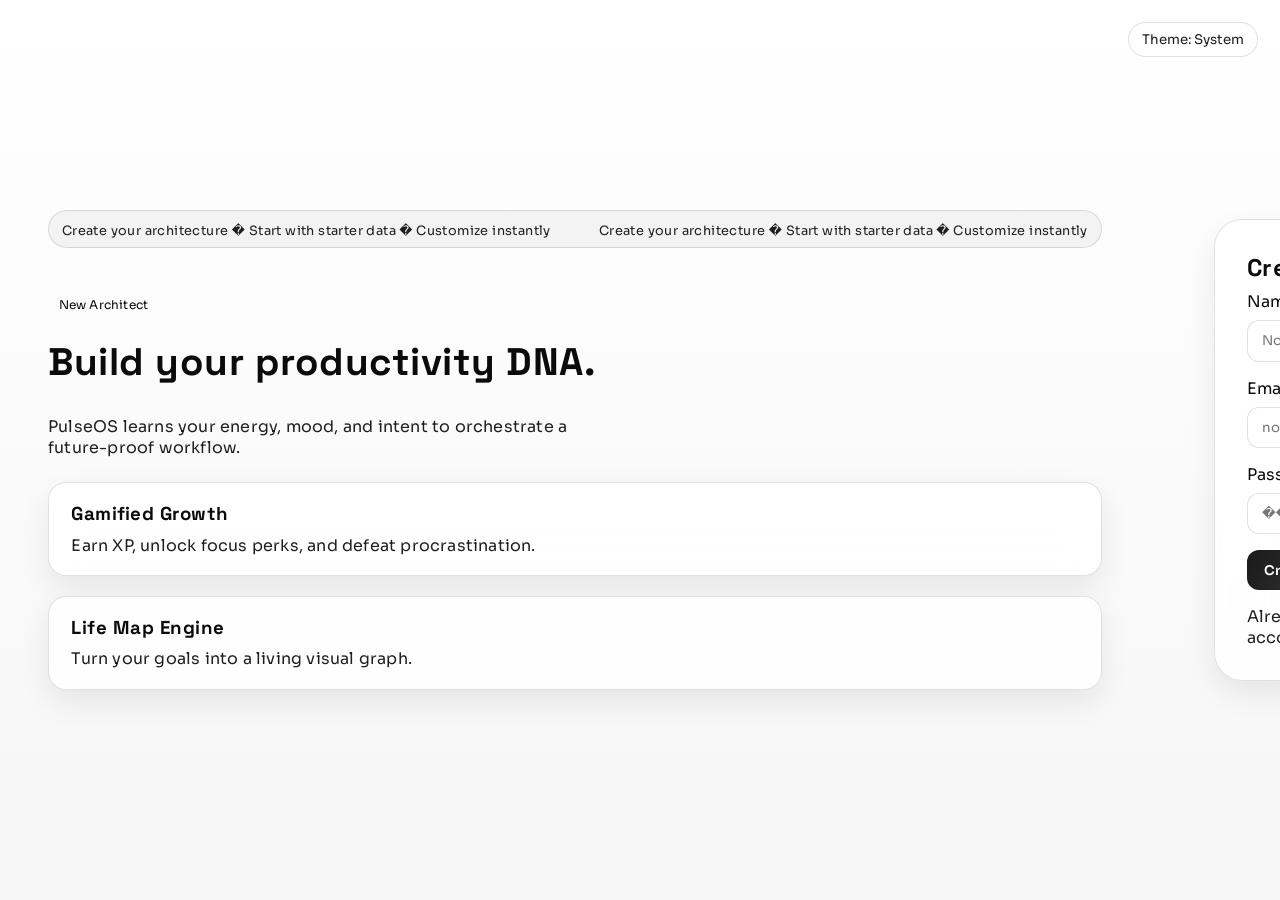
<file: signup.html>
<!DOCTYPE html>
<html lang="en">
<head>
  <meta charset="UTF-8" />
  <meta name="viewport" content="width=device-width, initial-scale=1.0" />
  <title>PulseOS | Signup</title>
  <link rel="stylesheet" href="css/base.css" />
  <link rel="stylesheet" href="css/layout.css" />
  <link rel="stylesheet" href="css/components.css" />
  <link rel="stylesheet" href="css/pages.css" />
</head>
<body data-page="signup">
  <main class="auth-shell">
    <section class="auth-hero">
      <div class="badge">New Architect</div>
      <h1 class="hero-title">Build your productivity DNA.</h1>
      <p class="hero-sub">PulseOS learns your energy, mood, and intent to orchestrate a future-proof workflow.</p>
      <div class="grid">
        <div class="card glass">
          <h3>Gamified Growth</h3>
          <p>Earn XP, unlock focus perks, and defeat procrastination.</p>
        </div>
        <div class="card glass">
          <h3>Life Map Engine</h3>
          <p>Turn your goals into a living visual graph.</p>
        </div>
      </div>
    </section>
    <section class="auth-panel">
      <div class="auth-card glass">
        <h2>Create account</h2>
        <form data-signup-form>
          <div class="form-group">
            <label>Name</label>
            <input class="input" type="text" name="name" placeholder="Nova" required />
          </div>
          <div class="form-group">
            <label>Email</label>
            <input class="input" type="email" name="email" placeholder="nova@pulseos.ai" required />
          </div>
          <div class="form-group">
            <label>Password</label>
            <input class="input" type="password" name="password" placeholder="��������" required />
          </div>
          <button class="btn" type="submit">Create PulseOS</button>
        </form>
        <p style="margin-top:1rem;">Already have an account? <a class="badge" href="login.html">Sign in</a></p>
      </div>
    </section>
  </main>
  <script type="module" src="js/app.js"></script>
</body>
</html>
</file>
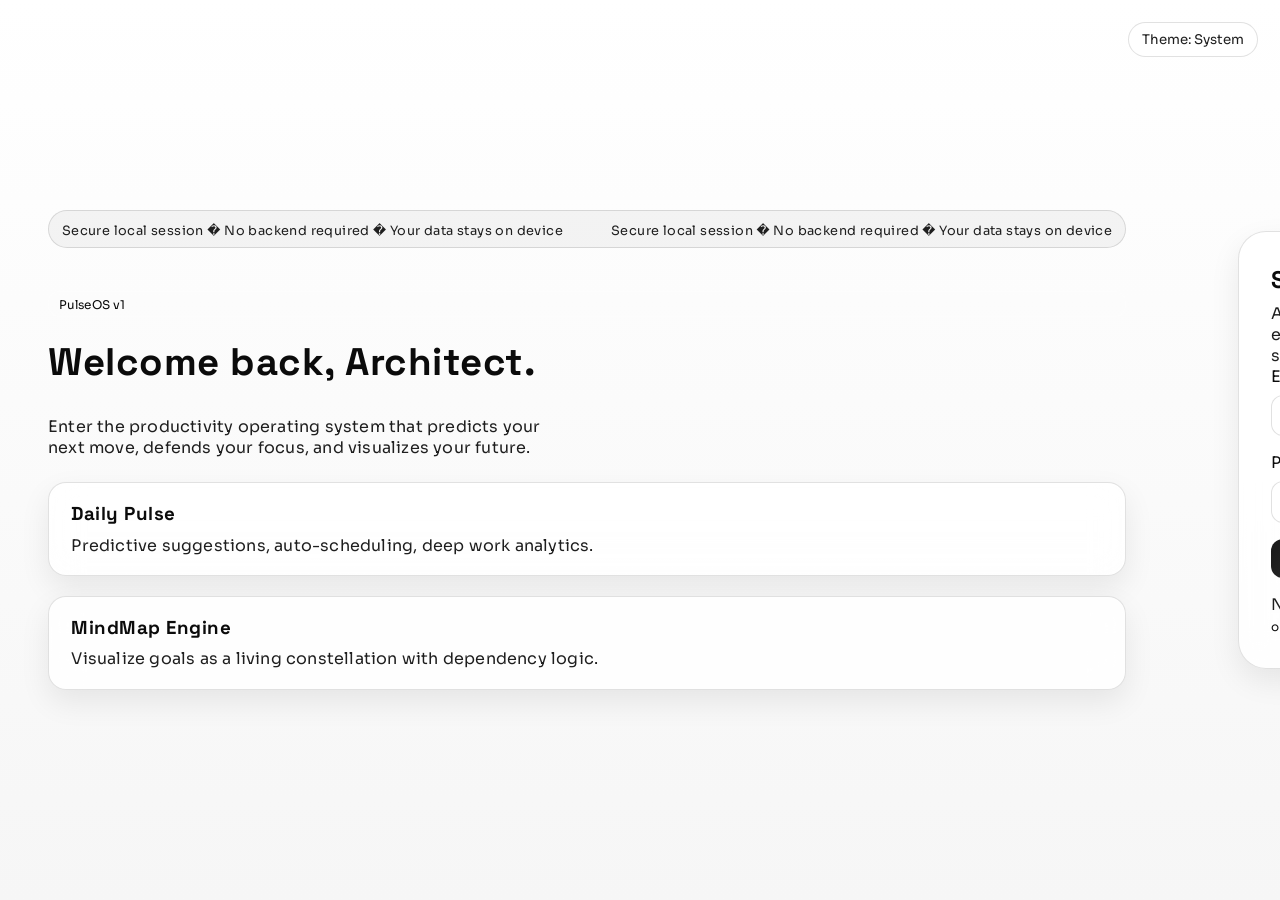
<file: tasks.html>
<!DOCTYPE html>
<html lang="en">
<head>
  <meta charset="UTF-8" />
  <meta name="viewport" content="width=device-width, initial-scale=1.0" />
  <title>PulseOS | Task Manager</title>
  <link rel="stylesheet" href="css/base.css" />
  <link rel="stylesheet" href="css/layout.css" />
  <link rel="stylesheet" href="css/components.css" />
  <link rel="stylesheet" href="css/pages.css" />
</head>
<body data-page="tasks">
  <div class="app-shell">
    <aside class="sidebar">
      <div class="brand">PulseOS</div>
      <nav>
        <a data-page="dashboard" href="dashboard.html">Dashboard</a>
        <a data-page="tasks" href="tasks.html">Task Manager</a>
        <a data-page="calendar" href="calendar.html">Calendar</a>
        <a data-page="analytics" href="analytics.html">Analytics</a>
        <a data-page="focus" href="focus.html">Focus Mode</a>
        <a data-page="lab" href="lab.html">Experiment Lab</a>
        <a data-page="profile" href="profile.html">Profile</a>
        <a data-page="settings" href="settings.html">Settings</a>
      </nav>
    </aside>
    <main class="app-content">
      <div class="topbar">
        <div>
          <h2 data-greeting>Task Command</h2>
          <p data-date></p>
        </div>
        <div class="flex">
          <div class="chip" data-clock></div>
          <button class="btn ghost" data-logout>Logout</button>
        </div>
      </div>

      <section class="card glass">
        <div class="page-header">
          <h3>Create Intelligent Task</h3>
          <span class="badge">Auto-priority Engine</span>
        </div>
        <form data-task-form>
          <div class="task-inputs">
            <input class="input" name="title" placeholder="Task title" required />
            <input class="input" name="tags" placeholder="Tags (comma)" />
            <input class="input" name="dependencies" placeholder="Dependencies (ids)" />
            <input class="input" name="estimate" type="number" placeholder="Minutes" required />
          </div>
          <div class="task-inputs" style="margin-top:0.8rem;">
            <select class="input" name="priority">
              <option>Quantum</option>
              <option>Nova</option>
              <option>Nebula</option>
              <option>Pulse</option>
              <option>Zenith</option>
              <option>Orbit</option>
              <option>Flux</option>
              <option>Ion</option>
              <option>Signal</option>
              <option>Echo</option>
              <option>Drift</option>
            </select>
            <select class="input" name="energy">
              <option>High</option>
              <option>Medium</option>
              <option>Low</option>
            </select>
            <select class="input" name="mood">
              <option>Curious</option>
              <option>Calm</option>
              <option>Focused</option>
              <option>Reflective</option>
              <option>Bold</option>
            </select>
            <select class="input" name="recurring">
              <option>none</option>
              <option>daily</option>
              <option>weekly</option>
              <option>monthly</option>
            </select>
          </div>
          <div class="task-inputs" style="margin-top:0.8rem;">
            <input class="input" name="dna" placeholder="Task DNA" />
            <input class="input" name="due" type="date" />
            <button class="btn" type="submit">Create Task</button>
          </div>
        </form>
      </section>

      <section class="two-col" style="margin-top:1.5rem;">
        <div>
          <div class="section-title">Task Matrix</div>
          <div class="grid" data-task-list></div>
        </div>
        <div>
          <div class="section-title">Timeline View</div>
          <div class="card glass timeline" data-timeline></div>
        </div>
      </section>

      <section style="margin-top:1.5rem;">
        <div class="section-title">Kanban Command Board</div>
        <div class="kanban" data-kanban></div>
      </section>
    </main>
  </div>
  <nav class="bottom-nav">
    <a data-page="dashboard" href="dashboard.html">Dashboard</a>
    <a data-page="tasks" href="tasks.html">Tasks</a>
    <a data-page="calendar" href="calendar.html">Calendar</a>
    <a data-page="focus" href="focus.html">Focus</a>
    <a data-page="analytics" href="analytics.html">Analytics</a>
    <a data-page="settings" href="settings.html">Settings</a>
  </nav>
  <script type="module" src="js/app.js"></script>
</body>
</html>
</file>
<file: css/base.css>
@import url("https://fonts.googleapis.com/css2?family=Sora:wght@300;400;500;600;700&family=Space+Grotesk:wght@400;500;600;700&display=swap");

:root {
  --bg-0: #050607;
  --bg-1: #0a0b0d;
  --bg-2: #121316;
  --glass: rgba(255, 255, 255, 0.06);
  --glass-strong: rgba(255, 255, 255, 0.12);
  --stroke: rgba(255, 255, 255, 0.12);
  --text-0: #ffffff;
  --text-1: #d6d6d6;
  --text-2: #a4a4a4;
  --accent-0: #ffffff;
  --accent-1: #bdbdbd;
  --accent-2: #ffb86b;
  --accent-3: #7a6cff;
  --success: #57f287;
  --danger: #ff5d5d;
  --shadow-1: 0 10px 30px rgba(0, 0, 0, 0.6);
  --shadow-2: 0 24px 60px rgba(0, 0, 0, 0.7);
  --blur: blur(16px);
  --radius-1: 12px;
  --radius-2: 18px;
  --radius-3: 28px;
  --font-display: "Space Grotesk", system-ui, sans-serif;
  --font-body: "Sora", system-ui, sans-serif;
  color-scheme: dark;
}

:root[data-theme="light"] {
  --bg-0: #ffffff;
  --bg-1: #f6f6f6;
  --bg-2: #ececec;
  --glass: rgba(255, 255, 255, 0.85);
  --glass-strong: rgba(255, 255, 255, 0.95);
  --stroke: rgba(10, 10, 10, 0.12);
  --text-0: #0b0b0b;
  --text-1: #1f1f1f;
  --text-2: #4a4a4a;
  --accent-0: #0b0b0b;
  --accent-1: #444444;
  --accent-2: #ff922b;
  --accent-3: #5f5bff;
  --success: #27ae60;
  --danger: #e74c3c;
  --shadow-1: 0 12px 30px rgba(15, 15, 15, 0.08);
  --shadow-2: 0 24px 50px rgba(15, 15, 15, 0.12);
  color-scheme: light;
}

* {
  box-sizing: border-box;
}

html, body {
  margin: 0;
  padding: 0;
  width: 100%;
  height: 100%;
  background: radial-gradient(1000px 600px at 15% 10%, rgba(255, 255, 255, 0.06), transparent 60%),
    radial-gradient(800px 500px at 85% 20%, rgba(255, 255, 255, 0.04), transparent 50%),
    linear-gradient(180deg, var(--bg-0), var(--bg-1));
  color: var(--text-0);
  font-family: var(--font-body);
  letter-spacing: 0.2px;
  overflow-x: hidden;
  transition: background 0.4s ease, color 0.4s ease;
}

body::before {
  content: "";
  position: fixed;
  inset: 0;
  background: radial-gradient(700px 400px at 70% 80%, rgba(255, 255, 255, 0.04), transparent 60%),
    radial-gradient(500px 300px at 20% 70%, rgba(255, 255, 255, 0.03), transparent 50%);
  pointer-events: none;
  z-index: 0;
}

main, header, section, aside, nav, footer {
  position: relative;
  z-index: 1;
}

h1, h2, h3, h4, h5 {
  font-family: var(--font-display);
  margin: 0 0 0.5rem 0;
  letter-spacing: 0.5px;
}

p {
  margin: 0;
  color: var(--text-1);
}

a {
  color: inherit;
  text-decoration: none;
}

button, input, select, textarea {
  font-family: inherit;
  border: none;
  outline: none;
  color: inherit;
}

img {
  max-width: 100%;
  display: block;
}

.hidden {
  display: none !important;
}

.fade-in {
  animation: fadeIn 0.6s ease both;
}

.reveal {
  opacity: 0;
  transform: translateY(16px);
  transition: opacity 0.6s ease, transform 0.6s ease;
}

.reveal.show {
  opacity: 1;
  transform: translateY(0);
}

@keyframes fadeIn {
  from { opacity: 0; transform: translateY(10px); }
  to { opacity: 1; transform: translateY(0); }
}

.glass {
  background: var(--glass);
  border: 1px solid var(--stroke);
  box-shadow: var(--shadow-1);
  backdrop-filter: var(--blur);
  transition: transform 0.25s ease, box-shadow 0.25s ease, border 0.25s ease;
}

.glass:hover {
  transform: translateY(-4px);
  box-shadow: var(--shadow-2);
  border-color: rgba(255, 255, 255, 0.35);
}

.neu {
  background: linear-gradient(145deg, rgba(255,255,255,0.04), rgba(0,0,0,0.35));
  box-shadow: 8px 8px 20px rgba(0, 0, 0, 0.6), -8px -8px 20px rgba(50, 50, 50, 0.2);
}

.tag {
  padding: 0.2rem 0.55rem;
  border-radius: 999px;
  font-size: 0.75rem;
  background: rgba(255, 255, 255, 0.12);
  color: var(--accent-0);
  border: 1px solid rgba(255, 255, 255, 0.2);
}

.badge {
  padding: 0.3rem 0.6rem;
  border-radius: 12px;
  font-size: 0.75rem;
  background: rgba(255, 255, 255, 0.12);
  color: var(--accent-0);
  border: 1px solid rgba(255, 255, 255, 0.2);
}

.btn {
  padding: 0.7rem 1.1rem;
  border-radius: 12px;
  background: linear-gradient(120deg, rgba(255, 255, 255, 0.9), rgba(200, 200, 200, 0.9));
  color: #0b0b0b;
  font-weight: 600;
  cursor: pointer;
  transition: transform 0.2s ease, box-shadow 0.2s ease, filter 0.2s ease;
}

:root[data-theme="light"] .btn {
  background: linear-gradient(120deg, rgba(0, 0, 0, 0.9), rgba(50, 50, 50, 0.9));
  color: #ffffff;
}

\.btn:hover {
  transform: translateY(-2px);
  box-shadow: 0 12px 24px rgba(0, 0, 0, 0.3);
  filter: brightness(1.02);
}

\.btn\.ghost {
  background: transparent;
  border: 1px solid var(--stroke);
  color: var(--text-1);
}

.input {
  background: rgba(8, 8, 10, 0.7);
  border: 1px solid var(--stroke);
  border-radius: 12px;
  padding: 0.7rem 0.9rem;
  color: var(--text-0);
  transition: border 0.2s ease, box-shadow 0.2s ease;
}

:root[data-theme="light"] .input {
  background: rgba(255, 255, 255, 0.9);
}

.input:focus {
  border-color: rgba(255, 255, 255, 0.6);
  box-shadow: 0 0 0 3px rgba(255, 255, 255, 0.15);
}

.chip {
  border-radius: 999px;
  padding: 0.25rem 0.6rem;
  font-size: 0.75rem;
  border: 1px solid var(--stroke);
  color: var(--text-2);
}

.grid {
  display: grid;
  gap: 1.25rem;
}

.flex {
  display: flex;
  gap: 1rem;
  align-items: center;
}

.theme-fab {
  position: fixed;
  right: 1.4rem;
  top: 1.4rem;
  z-index: 999;
}

.theme-fab button {
  padding: 0.5rem 0.8rem;
  border-radius: 999px;
  background: rgba(12, 12, 12, 0.7);
  border: 1px solid var(--stroke);
  color: var(--text-1);
  cursor: pointer;
  transition: transform 0.2s ease, border 0.2s ease, box-shadow 0.2s ease;
}

:root[data-theme="light"] .theme-fab button {
  background: rgba(255, 255, 255, 0.8);
}

.theme-fab button:hover {
  transform: translateY(-2px);
  border-color: rgba(255, 255, 255, 0.45);
  box-shadow: var(--shadow-1);
}

@media (max-width: 900px) {
  :root {
    --radius-2: 16px;
  }
  .grid {
    gap: 1rem;
  }
}

body {
  opacity: 0;
  transform: translateY(6px);
  transition: opacity 0.35s ease, transform 0.35s ease;
}

body.page-ready {
  opacity: 1;
  transform: translateY(0);
}

body.page-exit {
  opacity: 0;
  transform: translateY(6px);
}

@media (prefers-reduced-motion: reduce) {
  body {
    opacity: 1;
    transform: none;
    transition: none;
  }
  .reveal {
    opacity: 1;
    transform: none;
  }
}
</file>
<file: css/layout.css>
.app-shell {
  display: grid;
  grid-template-columns: 260px 1fr;
  min-height: 100vh;
}

.sidebar {
  padding: 2rem 1.5rem;
  background: rgba(8, 12, 22, 0.8);
  border-right: 1px solid var(--stroke);
  position: sticky;
  top: 0;
  height: 100vh;
}

:root[data-theme="light"] .sidebar {
  background: rgba(255, 255, 255, 0.75);
}

.sidebar .brand {
  font-size: 1.3rem;
  font-weight: 700;
  margin-bottom: 2rem;
}

.sidebar nav {
  display: flex;
  flex-direction: column;
  gap: 0.5rem;
}

.sidebar a {
  padding: 0.7rem 0.9rem;
  border-radius: 12px;
  color: var(--text-1);
  display: flex;
  align-items: center;
  gap: 0.7rem;
  transition: background 0.2s ease, color 0.2s ease, transform 0.2s ease;
}

.sidebar a.active, .sidebar a:hover {
  background: rgba(255, 255, 255, 0.12);
  color: var(--text-0);
  transform: translateX(4px);
}

.app-content {
  padding: 2rem 2.5rem 3rem;
}

.bottom-nav {
  position: fixed;
  left: 0;
  right: 0;
  bottom: 0;
  display: none;
  gap: 0.5rem;
  justify-content: space-around;
  padding: 0.7rem 1rem;
  background: rgba(5, 6, 7, 0.9);
  border-top: 1px solid var(--stroke);
  backdrop-filter: blur(14px);
  z-index: 99;
}

:root[data-theme="light"] .bottom-nav {
  background: rgba(255, 255, 255, 0.9);
}

.bottom-nav a {
  padding: 0.5rem 0.7rem;
  border-radius: 999px;
  color: var(--text-1);
  font-size: 0.75rem;
  transition: transform 0.2s ease, background 0.2s ease, color 0.2s ease;
}

.bottom-nav a.active, .bottom-nav a:hover {
  background: rgba(255, 255, 255, 0.12);
  color: var(--text-0);
  transform: translateY(-2px);
}

.topbar {
  display: flex;
  justify-content: space-between;
  align-items: center;
  margin-bottom: 2rem;
}

.page-header {
  display: flex;
  justify-content: space-between;
  align-items: center;
  margin-bottom: 1.5rem;
}

.card {
  padding: 1.2rem 1.4rem;
  border-radius: var(--radius-2);
}

.card h3 {
  margin-bottom: 0.6rem;
}

.widgets {
  display: grid;
  grid-template-columns: repeat(auto-fit, minmax(240px, 1fr));
  gap: 1rem;
}

.section-title {
  margin-bottom: 0.8rem;
  color: var(--text-1);
  text-transform: uppercase;
  letter-spacing: 2px;
  font-size: 0.7rem;
}

.two-col {
  display: grid;
  grid-template-columns: 1.3fr 1fr;
  gap: 1.5rem;
}

.three-col {
  display: grid;
  grid-template-columns: repeat(3, 1fr);
  gap: 1.5rem;
}

.full-height {
  min-height: 80vh;
}

@media (max-width: 1100px) {
  .app-shell {
    grid-template-columns: 1fr;
  }
  .sidebar {
    position: relative;
    height: auto;
  }
}

@media (max-width: 900px) {
  .two-col, .three-col {
    grid-template-columns: 1fr;
  }
  .app-content {
    padding: 1.5rem 1.5rem 5rem;
  }
  .sidebar {
    display: none;
  }
  .bottom-nav {
    display: flex;
  }
}
.ticker {
  position: relative;
  overflow: hidden;
  border: 1px solid var(--stroke);
  border-radius: 999px;
  padding: 0.45rem 0.8rem;
  background: rgba(255,255,255,0.06);
  color: var(--text-1);
  margin-bottom: 1.2rem;
}

:root[data-theme="light"] .ticker {
  background: rgba(0,0,0,0.04);
}

.ticker-track {
  display: inline-flex;
  gap: 3rem;
  white-space: nowrap;
  animation: tickerScroll 18s linear infinite;
}

.ticker span {
  font-size: 0.8rem;
  letter-spacing: 0.4px;
}

@keyframes tickerScroll {
  from { transform: translateX(0); }
  to { transform: translateX(-50%); }
}
.app-content {
  max-width: 1200px;
  margin: 0 auto;
  width: 100%;
}
</file>
<file: css/components.css>
.auth-shell {
  display: grid;
  grid-template-columns: 1.1fr 1fr;
  min-height: 100vh;
}

.auth-hero {
  padding: 3rem;
  display: flex;
  flex-direction: column;
  justify-content: center;
  gap: 1.5rem;
}

.auth-panel {
  padding: 3rem 4rem;
  display: flex;
  align-items: center;
  justify-content: center;
}

.auth-card {
  width: 100%;
  max-width: 420px;
  padding: 2rem;
  border-radius: var(--radius-3);
}

.form-group {
  display: grid;
  gap: 0.5rem;
  margin-bottom: 1rem;
}

.form-row {
  display: grid;
  grid-template-columns: repeat(2, 1fr);
  gap: 0.8rem;
}

.kpi {
  display: flex;
  flex-direction: column;
  gap: 0.3rem;
}

.kpi span {
  font-size: 0.75rem;
  color: var(--text-2);
}

.kpi strong {
  font-size: 1.4rem;
}

.task-card {
  padding: 1rem;
  border-radius: 16px;
  border: 1px solid var(--stroke);
  background: rgba(12, 18, 32, 0.75);
  display: grid;
  gap: 0.7rem;
  transition: transform 0.25s ease, border 0.25s ease, box-shadow 0.25s ease;
}

:root[data-theme="light"] .task-card {
  background: rgba(255, 255, 255, 0.8);
}

.task-card:hover {
  transform: translateY(-3px) scale(1.02);
  border-color: rgba(255, 255, 255, 0.4);
  box-shadow: var(--shadow-2);
}

.task-meta {
  display: flex;
  flex-wrap: wrap;
  gap: 0.4rem;
}

.kanban {
  display: grid;
  grid-template-columns: repeat(auto-fit, minmax(220px, 1fr));
  gap: 1rem;
}

.kanban-column {
  padding: 1rem;
  border-radius: 16px;
  border: 1px dashed rgba(255,255,255,0.12);
  min-height: 300px;
}

.kanban-column h4 {
  margin-bottom: 1rem;
}

.timeline {
  position: relative;
  padding-left: 2rem;
}

.timeline::before {
  content: "";
  position: absolute;
  left: 10px;
  top: 0;
  bottom: 0;
  width: 2px;
  background: rgba(255,255,255,0.08);
}

.timeline-item {
  margin-bottom: 1rem;
  position: relative;
}

.timeline-item::before {
  content: "";
  position: absolute;
  left: -26px;
  top: 6px;
  width: 12px;
  height: 12px;
  border-radius: 50%;
  background: var(--accent-0);
  box-shadow: 0 0 12px rgba(255,255,255,0.4);
}

.calendar {
  display: grid;
  grid-template-columns: repeat(7, 1fr);
  gap: 0.6rem;
}

.calendar .day {
  padding: 0.8rem;
  min-height: 90px;
  border-radius: 14px;
  background: rgba(10, 16, 28, 0.7);
  border: 1px solid rgba(255,255,255,0.06);
}

:root[data-theme="light"] .calendar .day {
  background: rgba(255,255,255,0.85);
}

.calendar .day strong {
  display: block;
  font-size: 0.8rem;
  color: var(--text-2);
  margin-bottom: 0.4rem;
}

.mindmap-wrap {
  height: 320px;
  border-radius: 20px;
  border: 1px solid var(--stroke);
  overflow: hidden;
}

.widget {
  cursor: grab;
}

.widget.dragging {
  opacity: 0.5;
}

.toast {
  position: fixed;
  right: 1.5rem;
  bottom: 1.5rem;
  padding: 0.9rem 1.2rem;
  border-radius: 14px;
  background: rgba(15, 23, 38, 0.9);
  border: 1px solid rgba(255,255,255,0.12);
  color: var(--text-1);
  box-shadow: var(--shadow-1);
  z-index: 999;
  animation: fadeIn 0.3s ease both;
}

.netflix-card {
  transition: transform 0.25s ease, box-shadow 0.25s ease, border 0.25s ease;
  transform-origin: center;
  position: relative;
  z-index: 1;
}

.netflix-card:hover {
  transform: translateY(-6px) scale(1.05);
  box-shadow: var(--shadow-2);
  border-color: rgba(255, 255, 255, 0.35);
  z-index: 5;
}

.netflix-card.active {
  transform: translateY(-6px) scale(1.07);
  box-shadow: var(--shadow-2);
}

@media (max-width: 1000px) {
  .auth-shell {
    grid-template-columns: 1fr;
  }
  .auth-panel {
    padding: 2rem;
  }
  .auth-hero {
    padding: 2rem;
  }
}
</file>
<file: css/pages.css>
.hero-title {
  font-size: clamp(2.2rem, 3vw, 3.2rem);
  line-height: 1.1;
}

.hero-sub {
  font-size: 1rem;
  max-width: 520px;
}

.landing {
  padding: 3rem 6vw 5rem;
}

.landing .container {
  max-width: 1100px;
  margin: 0 auto;
  display: grid;
  gap: 2.5rem;
}

.landing-hero {
  display: grid;
  grid-template-columns: 1.1fr 0.9fr;
  gap: 2.5rem;
  align-items: center;
}

.hero-glow {
  padding: 2rem;
  border-radius: 24px;
  background: linear-gradient(135deg, rgba(255,255,255,0.08), rgba(255,255,255,0.04));
  border: 1px solid rgba(255,255,255,0.12);
}

.feature-grid {
  display: grid;
  grid-template-columns: repeat(auto-fit, minmax(220px, 1fr));
  gap: 1rem;
}

.feature-tile {
  padding: 1rem;
  border-radius: 16px;
  background: rgba(10, 10, 12, 0.7);
  border: 1px solid rgba(255,255,255,0.1);
  transition: transform 0.25s ease, border 0.25s ease, box-shadow 0.25s ease;
}

:root[data-theme="light"] .feature-tile {
  background: rgba(255,255,255,0.9);
}

.feature-tile:hover {
  transform: translateY(-6px) scale(1.04);
  border-color: rgba(255,255,255,0.4);
  box-shadow: var(--shadow-2);
}

.feature-tile.active {
  transform: translateY(-6px) scale(1.06);
  box-shadow: var(--shadow-2);
}

.stat-row {
  display: grid;
  grid-template-columns: repeat(auto-fit, minmax(160px, 1fr));
  gap: 1rem;
}

.landing-status {
  margin-top: 1rem;
  padding: 0.9rem 1rem;
  border-radius: 14px;
  background: rgba(255,255,255,0.06);
  border: 1px solid rgba(255,255,255,0.12);
  color: var(--text-1);
}

.landing-list {
  margin: 1rem 0 0;
  padding-left: 1.2rem;
  color: var(--text-1);
  display: grid;
  gap: 0.35rem;
}

@media (max-width: 900px) {
  .landing-hero {
    grid-template-columns: 1fr;
  }
}
.dash-hero {
  display: grid;
  grid-template-columns: 1.2fr 1fr;
  gap: 2rem;
  padding: 1.5rem 0 2rem;
}

.dash-hero h1 {
  font-size: clamp(2rem, 2.6vw, 2.8rem);
  margin-top: 0.4rem;
}

.dash-hero p {
  max-width: 520px;
}

.dash-hero-actions {
  display: flex;
  gap: 0.8rem;
  margin-top: 1rem;
  flex-wrap: wrap;
}

.dash-hero-status {
  margin-top: 1rem;
  padding: 0.8rem 1rem;
  border-radius: 14px;
  border: 1px solid var(--stroke);
  background: rgba(255,255,255,0.05);
  color: var(--text-1);
}

.dash-hero-cards {
  display: grid;
  gap: 1rem;
}

.dash-widgets {
  margin-top: 1rem;
}

.dash-grid {
  margin-top: 1.5rem;
}

.dash-feature-grid {
  display: grid;
  grid-template-columns: repeat(auto-fit, minmax(200px, 1fr));
  gap: 0.8rem;
}

.dash-feature-grid .feature-tile {
  margin: 0;
}

.dash-insights {
  margin-top: 1.5rem;
  display: grid;
  grid-template-columns: repeat(auto-fit, minmax(240px, 1fr));
  gap: 1rem;
}

.dash-list {
  margin: 0.8rem 0 0;
  padding-left: 1rem;
  color: var(--text-1);
  display: grid;
  gap: 0.4rem;
}

@media (max-width: 1000px) {
  .dash-hero {
    grid-template-columns: 1fr;
  }
}
.dash-hero {
  display: grid;
  grid-template-columns: 1.2fr 1fr;
  gap: 2rem;
  padding: 1.5rem 0 2rem;
}

.dash-hero h1 {
  font-size: clamp(2rem, 2.6vw, 2.8rem);
  margin-top: 0.4rem;
}

.dash-hero p {
  max-width: 520px;
}

.dash-hero-actions {
  display: flex;
  gap: 0.8rem;
  margin-top: 1rem;
  flex-wrap: wrap;
}

.dash-hero-status {
  margin-top: 1rem;
  padding: 0.8rem 1rem;
  border-radius: 14px;
  border: 1px solid var(--stroke);
  background: rgba(255,255,255,0.05);
  color: var(--text-1);
}

.dash-hero-cards {
  display: grid;
  gap: 1rem;
}

.dash-kpis {
  margin-top: 1rem;
  display: grid;
  grid-template-columns: repeat(auto-fit, minmax(200px, 1fr));
  gap: 1rem;
}

.kpi-card {
  padding: 1.2rem;
  border-radius: 20px;
  background: rgba(255,255,255,0.06);
  border: 1px solid rgba(255,255,255,0.16);
  display: grid;
  gap: 0.6rem;
}

.kpi-label {
  font-size: 0.75rem;
  letter-spacing: 2px;
  text-transform: uppercase;
  color: var(--text-2);
}

.kpi-value {
  font-size: 1.8rem;
  font-weight: 700;
}

.kpi-meta {
  color: var(--text-2);
}

.dash-modules {
  margin-top: 1.5rem;
  display: grid;
  grid-template-columns: repeat(auto-fit, minmax(240px, 1fr));
  gap: 1rem;
}

.dash-grid {
  margin-top: 1.5rem;
}

.dash-feature-grid {
  display: grid;
  grid-template-columns: repeat(auto-fit, minmax(200px, 1fr));
  gap: 0.8rem;
}

.dash-feature-grid .feature-tile {
  margin: 0;
}

.dash-sections {
  margin-top: 1.5rem;
  display: grid;
  grid-template-columns: repeat(auto-fit, minmax(240px, 1fr));
  gap: 1rem;
}

.dash-insights {
  margin-top: 1.5rem;
  display: grid;
  grid-template-columns: repeat(auto-fit, minmax(240px, 1fr));
  gap: 1rem;
}

.dash-list {
  margin: 0.8rem 0 0;
  padding-left: 1rem;
  color: var(--text-1);
  display: grid;
  gap: 0.4rem;
}

@media (max-width: 1000px) {
  .dash-hero {
    grid-template-columns: 1fr;
  }
}
.dash-hero {
  display: grid;
  grid-template-columns: 1.2fr 1fr;
  gap: 2rem;
  padding: 1.5rem 0 2rem;
}

.dash-hero h1 {
  font-size: clamp(2rem, 2.6vw, 2.8rem);
  margin-top: 0.4rem;
}

.dash-hero p {
  max-width: 520px;
}

.dash-hero-actions {
  display: flex;
  gap: 0.8rem;
  margin-top: 1rem;
  flex-wrap: wrap;
}

.dash-hero-status {
  margin-top: 1rem;
  padding: 0.8rem 1rem;
  border-radius: 14px;
  border: 1px solid var(--stroke);
  background: rgba(255,255,255,0.05);
  color: var(--text-1);
}

.dash-hero-cards {
  display: grid;
  gap: 1rem;
}

.dash-kpis {
  margin-top: 1rem;
  display: grid;
  grid-template-columns: repeat(auto-fit, minmax(200px, 1fr));
  gap: 1rem;
}

.kpi-card {
  padding: 1.2rem;
  border-radius: 20px;
  background: rgba(255,255,255,0.06);
  border: 1px solid rgba(255,255,255,0.16);
  display: grid;
  gap: 0.6rem;
}

.kpi-label {
  font-size: 0.75rem;
  letter-spacing: 2px;
  text-transform: uppercase;
  color: var(--text-2);
}

.kpi-value {
  font-size: 1.8rem;
  font-weight: 700;
}

.kpi-meta {
  color: var(--text-2);
}

.dash-modules {
  margin-top: 1.5rem;
  display: grid;
  grid-template-columns: repeat(auto-fit, minmax(240px, 1fr));
  gap: 1rem;
}

.dash-modules .card {
  min-height: 210px;
  display: grid;
  gap: 0.6rem;
}

.dash-grid {
  margin-top: 1.5rem;
}

.dash-feature-grid {
  display: grid;
  grid-template-columns: repeat(auto-fit, minmax(200px, 1fr));
  gap: 0.8rem;
}

.dash-feature-grid .feature-tile {
  margin: 0;
}

.dash-sections {
  margin-top: 1.5rem;
  display: grid;
  grid-template-columns: repeat(auto-fit, minmax(240px, 1fr));
  gap: 1rem;
}

.dash-insights {
  margin-top: 1.5rem;
  display: grid;
  grid-template-columns: repeat(auto-fit, minmax(240px, 1fr));
  gap: 1rem;
}

.dash-list {
  margin: 0.8rem 0 0;
  padding-left: 1rem;
  color: var(--text-1);
  display: grid;
  gap: 0.4rem;
}

@media (max-width: 1000px) {
  .dash-hero {
    grid-template-columns: 1fr;
  }
}
.dash-hero {
  display: grid;
  grid-template-columns: 1.2fr 1fr;
  gap: 2.5rem;
  padding: 1.5rem 0 2.2rem;
  align-items: center;
}

.dash-hero h1 {
  font-size: clamp(2.2rem, 2.8vw, 3rem);
  margin-top: 0.4rem;
}

.dash-hero p {
  max-width: 520px;
}

.dash-hero-actions {
  display: flex;
  gap: 0.8rem;
  margin-top: 1rem;
  flex-wrap: wrap;
}

.dash-hero-status {
  margin-top: 1rem;
  padding: 0.8rem 1rem;
  border-radius: 14px;
  border: 1px solid var(--stroke);
  background: rgba(255,255,255,0.05);
  color: var(--text-1);
}

.dash-hero-cards {
  display: grid;
  gap: 1rem;
}

.section-title-row {
  display: flex;
  justify-content: space-between;
  align-items: center;
  margin-bottom: 0.8rem;
}

.section-title-row h3 {
  margin: 0;
}

.dash-kpis {
  margin-top: 1rem;
  display: grid;
  grid-template-columns: repeat(auto-fit, minmax(200px, 1fr));
  gap: 1rem;
}

.kpi-card {
  padding: 1.2rem;
  border-radius: 20px;
  background: rgba(255,255,255,0.06);
  border: 1px solid rgba(255,255,255,0.16);
  display: grid;
  gap: 0.6rem;
}

.kpi-label {
  font-size: 0.75rem;
  letter-spacing: 2px;
  text-transform: uppercase;
  color: var(--text-2);
}

.kpi-value {
  font-size: 1.8rem;
  font-weight: 700;
}

.kpi-meta {
  color: var(--text-2);
}

.dash-section {
  margin-top: 1.8rem;
}

.dash-modules {
  display: grid;
  grid-template-columns: repeat(auto-fit, minmax(240px, 1fr));
  gap: 1rem;
}

.dash-modules .card {
  min-height: 220px;
  display: grid;
  gap: 0.6rem;
}

.dash-grid {
  margin-top: 1.8rem;
}

.dash-feature-grid {
  display: grid;
  grid-template-columns: repeat(auto-fit, minmax(200px, 1fr));
  gap: 0.8rem;
}

.dash-feature-grid .feature-tile {
  margin: 0;
}

.dash-sections {
  display: grid;
  grid-template-columns: repeat(auto-fit, minmax(240px, 1fr));
  gap: 1rem;
}

.dash-insights {
  margin-top: 1.8rem;
  display: grid;
  grid-template-columns: repeat(auto-fit, minmax(240px, 1fr));
  gap: 1rem;
}

.dash-list {
  margin: 0.8rem 0 0;
  padding-left: 1rem;
  color: var(--text-1);
  display: grid;
  gap: 0.4rem;
}

@media (max-width: 1000px) {
  .dash-hero {
    grid-template-columns: 1fr;
  }
}
.dash-hero {
  display: grid;
  grid-template-columns: 1.2fr 0.8fr;
  gap: 2.5rem;
  padding: 1.5rem 0 2.2rem;
  align-items: center;
}

.dash-hero h1 {
  font-size: clamp(2.2rem, 2.8vw, 3rem);
  margin-top: 0.4rem;
}

.dash-hero p {
  max-width: 520px;
}

.dash-hero-actions {
  display: flex;
  gap: 0.8rem;
  margin-top: 1rem;
  flex-wrap: wrap;
}

.dash-hero-status {
  margin-top: 1rem;
  padding: 0.8rem 1rem;
  border-radius: 14px;
  border: 1px solid var(--stroke);
  background: rgba(255,255,255,0.05);
  color: var(--text-1);
}

.dash-hero-cards {
  display: grid;
  gap: 1rem;
}

.section-title-row {
  display: flex;
  justify-content: space-between;
  align-items: center;
  margin-bottom: 0.8rem;
}

.section-title-row h3 {
  margin: 0;
}

.dash-kpis {
  margin-top: 1rem;
  display: grid;
  grid-template-columns: repeat(auto-fit, minmax(200px, 1fr));
  gap: 1rem;
}

.kpi-card {
  padding: 1.2rem;
  border-radius: 20px;
  background: rgba(255,255,255,0.06);
  border: 1px solid rgba(255,255,255,0.16);
  display: grid;
  gap: 0.6rem;
}

.kpi-label {
  font-size: 0.75rem;
  letter-spacing: 2px;
  text-transform: uppercase;
  color: var(--text-2);
}

.kpi-value {
  font-size: 1.8rem;
  font-weight: 700;
}

.kpi-meta {
  color: var(--text-2);
}

.dash-section {
  margin-top: 1.8rem;
}

.dash-modules {
  display: grid;
  grid-template-columns: repeat(auto-fit, minmax(240px, 1fr));
  gap: 1rem;
}

.dash-modules .card {
  min-height: 220px;
  display: grid;
  gap: 0.6rem;
}

.dash-grid {
  margin-top: 1.8rem;
}

.dash-feature-grid {
  display: grid;
  grid-template-columns: repeat(auto-fit, minmax(200px, 1fr));
  gap: 0.8rem;
}

.dash-feature-grid .feature-tile {
  margin: 0;
}

.dash-insights {
  margin-top: 1.8rem;
  display: grid;
  grid-template-columns: repeat(auto-fit, minmax(240px, 1fr));
  gap: 1rem;
}

.dash-list {
  margin: 0.8rem 0 0;
  padding-left: 1rem;
  color: var(--text-1);
  display: grid;
  gap: 0.4rem;
}

@media (max-width: 1000px) {
  .dash-hero {
    grid-template-columns: 1fr;
  }
}
.dash-hero {
  display: grid;
  grid-template-columns: 1.2fr 0.8fr;
  gap: 2.5rem;
  padding: 1.5rem 0 2.2rem;
  align-items: center;
}

.dash-hero h1 {
  font-size: clamp(2.2rem, 2.8vw, 3rem);
  margin-top: 0.4rem;
}

.dash-hero p {
  max-width: 520px;
}

.dash-hero-actions {
  display: flex;
  gap: 0.8rem;
  margin-top: 1rem;
  flex-wrap: wrap;
}

.dash-hero-status {
  margin-top: 1rem;
  padding: 0.8rem 1rem;
  border-radius: 14px;
  border: 1px solid var(--stroke);
  background: rgba(255,255,255,0.05);
  color: var(--text-1);
}

.dash-hero-cards {
  display: grid;
  gap: 1rem;
}

.section-title-row {
  display: flex;
  justify-content: space-between;
  align-items: center;
  margin-bottom: 0.8rem;
}

.section-title-row h3 {
  margin: 0;
}

.dash-kpis {
  margin-top: 1rem;
  display: grid;
  grid-template-columns: repeat(auto-fit, minmax(200px, 1fr));
  gap: 1rem;
}

.kpi-card {
  padding: 1.2rem;
  border-radius: 20px;
  background: rgba(255,255,255,0.06);
  border: 1px solid rgba(255,255,255,0.16);
  display: grid;
  gap: 0.6rem;
}

.kpi-label {
  font-size: 0.75rem;
  letter-spacing: 2px;
  text-transform: uppercase;
  color: var(--text-2);
}

.kpi-value {
  font-size: 1.8rem;
  font-weight: 700;
}

.kpi-meta {
  color: var(--text-2);
}

.dash-section {
  margin-top: 1.8rem;
}

.dash-modules {
  display: grid;
  grid-template-columns: repeat(auto-fit, minmax(240px, 1fr));
  gap: 1rem;
}

.dash-modules .card {
  min-height: 220px;
  display: grid;
  gap: 0.6rem;
}

.dash-boards {
  display: grid;
  grid-template-columns: repeat(auto-fit, minmax(240px, 1fr));
  gap: 1rem;
}

.dash-execution {
  display: grid;
  grid-template-columns: repeat(auto-fit, minmax(240px, 1fr));
  gap: 1rem;
}

.dash-action-grid {
  display: grid;
  grid-template-columns: repeat(2, minmax(120px, 1fr));
  gap: 0.6rem;
  margin-top: 0.6rem;
}

.dash-pill-grid {
  display: flex;
  flex-wrap: wrap;
  gap: 0.5rem;
  margin-top: 0.6rem;
}

.dash-pill-grid .chip {
  cursor: pointer;
}

.dash-insights {
  margin-top: 1.8rem;
  display: grid;
  grid-template-columns: repeat(auto-fit, minmax(240px, 1fr));
  gap: 1rem;
}

.dash-list {
  margin: 0.8rem 0 0;
  padding-left: 1rem;
  color: var(--text-1);
  display: grid;
  gap: 0.4rem;
}

@media (max-width: 1000px) {
  .dash-hero {
    grid-template-columns: 1fr;
  }
}
.dash-ticker {
  position: relative;
  overflow: hidden;
  border: 1px solid var(--stroke);
  border-radius: 999px;
  padding: 0.45rem 0.8rem;
  background: rgba(255,255,255,0.04);
  color: var(--text-1);
  margin-bottom: 0.8rem;
}

.dash-ticker.secondary {
  opacity: 0.8;
  margin-bottom: 1.6rem;
}

.dash-ticker .ticker-track {
  display: inline-flex;
  gap: 3rem;
  white-space: nowrap;
  animation: tickerScroll 18s linear infinite;
}

.dash-action-grid .btn {
  width: 100%;
}
.card {
  transform-origin: center;
}

.card:hover {
  transform: translateY(-4px) scale(1.02);
}

.netflix-card:hover {
  transform: translateY(-4px) scale(1.03);
}

.dash-statusbar {
  display: flex;
  flex-wrap: wrap;
  gap: 0.6rem;
  margin-bottom: 1.6rem;
}

.dash-statusbar .chip {
  background: rgba(255,255,255,0.08);
}

.dash-modules,
.dash-boards,
.dash-execution,
.dash-insights,
.dash-kpis {
  gap: 1.2rem;
  isolation: isolate;
}

.dash-modules .card,
.dash-boards .card,
.dash-execution .card,
.dash-insights .card,
.dash-kpis .kpi-card {
  z-index: 0;
}

.dash-modules .card:hover,
.dash-boards .card:hover,
.dash-execution .card:hover,
.dash-insights .card:hover,
.dash-kpis .kpi-card:hover {
  z-index: 3;
}

.dash-action-grid {
  display: grid;
  grid-template-columns: repeat(2, minmax(120px, 1fr));
  gap: 0.6rem;
  margin-top: 0.6rem;
}
.card:hover,
.netflix-card:hover {
  transform: translateY(-4px) scale(1.02);
  z-index: 2;
}

.card.active,
.netflix-card.active {
  transform: translateY(-4px) scale(1.02);
}

.dash-modules .card,
.dash-boards .card,
.dash-execution .card,
.dash-insights .card,
.dash-kpis .kpi-card,
.dash-hero-cards .card {
  position: relative;
}

.dash-modules,
.dash-boards,
.dash-execution,
.dash-insights,
.dash-kpis,
.dash-hero-cards {
  gap: 1.4rem;
}
.dash-statusbar {
  display: flex;
  flex-wrap: wrap;
  gap: 0.6rem;
  margin-bottom: 1.6rem;
}

.dash-statusbar .chip {
  background: rgba(255,255,255,0.08);
}

.card,
.netflix-card,
.kpi-card {
  transition: transform 0.18s ease, box-shadow 0.18s ease, border 0.18s ease;
}

.card:hover,
.netflix-card:hover,
.kpi-card:hover {
  transform: translateY(-4px) scale(1.02);
  z-index: 2;
}

.card.active,
.netflix-card.active,
.kpi-card.active {
  transform: translateY(-4px) scale(1.02);
  box-shadow: var(--shadow-2);
}

.dash-modules,
.dash-boards,
.dash-execution,
.dash-insights,
.dash-kpis {
  gap: 1.2rem;
  isolation: isolate;
}

.dash-modules .card,
.dash-boards .card,
.dash-execution .card,
.dash-insights .card,
.dash-kpis .kpi-card {
  position: relative;
}
.ticker.pro {
  border-radius: 14px;
  border: 1px solid var(--stroke);
  padding: 0.6rem 1rem;
  background: rgba(255,255,255,0.05);
  overflow: hidden;
  margin-bottom: 1.5rem;
}

.ticker.pro .ticker-track {
  display: inline-flex;
  gap: 3rem;
  white-space: nowrap;
  animation: tickerScroll 22s linear infinite;
}

.dash-statusbar {
  display: flex;
  flex-wrap: wrap;
  gap: 0.6rem;
  margin-bottom: 1.6rem;
}

.rail-controls {
  display: flex;
  gap: 0.6rem;
}

.card-rail {
  display: grid;
  grid-auto-flow: column;
  grid-auto-columns: 260px;
  gap: 1rem;
  overflow-x: auto;
  padding-bottom: 0.5rem;
  scroll-snap-type: none;
}

.card-rail::-webkit-scrollbar {
  height: 6px;
}

.card-rail::-webkit-scrollbar-thumb {
  background: rgba(255,255,255,0.2);
  border-radius: 999px;
}

.rail-card {
  scroll-snap-align: none;
  padding: 1rem;
  border-radius: 16px;
  background: rgba(255,255,255,0.06);
  border: 1px solid rgba(255,255,255,0.15);
}

.rail-card h4 {
  margin-bottom: 0.4rem;
}
.cmd-overlay {
  position: fixed;
  inset: 0;
  background: rgba(0,0,0,0.55);
  display: none;
  align-items: center;
  justify-content: center;
  z-index: 999;
}

.cmd-overlay.active {
  display: flex;
}

.cmd-panel {
  width: min(720px, 92vw);
  background: rgba(8,8,10,0.95);
  border: 1px solid var(--stroke);
  border-radius: 18px;
  padding: 1.4rem;
  box-shadow: var(--shadow-2);
  display: grid;
  gap: 1rem;
}

.cmd-header {
  display: flex;
  justify-content: space-between;
  align-items: center;
}

.cmd-input {
  width: 100%;
}

.cmd-list {
  max-height: 320px;
  overflow: auto;
  display: grid;
  gap: 0.5rem;
}

.cmd-item {
  padding: 0.7rem 0.9rem;
  border-radius: 12px;
  border: 1px solid rgba(255,255,255,0.12);
  background: rgba(255,255,255,0.04);
  display: flex;
  justify-content: space-between;
  align-items: center;
  cursor: pointer;
  transition: transform 0.2s ease, border 0.2s ease, background 0.2s ease;
}

.cmd-item:hover,
.cmd-item.active {
  transform: translateY(-1px);
  border-color: rgba(255,255,255,0.35);
  background: rgba(255,255,255,0.08);
}

.cmd-kbd {
  padding: 0.2rem 0.5rem;
  border-radius: 8px;
  border: 1px solid rgba(255,255,255,0.2);
  font-size: 0.7rem;
  color: var(--text-2);
}

.cmd-footer {
  font-size: 0.75rem;
  color: var(--text-2);
}
.card-rail {
  overflow: hidden;
  position: relative;
}

.rail-track {
  display: inline-flex;
  gap: 1rem;
  width: max-content;
  animation: railScroll 26s linear infinite;
}

.card-rail:hover .rail-track {
  animation-play-state: paused;
}

@keyframes railScroll {
  from { transform: translateX(0); }
  to { transform: translateX(-50%); }
}

.rail-card {
  min-width: 240px;
}
.dash-scroll-section .card-rail {
  overflow: hidden;
}

.dash-scroll-section .rail-track {
  display: inline-flex;
  gap: 1rem;
  width: max-content;
  animation: railScroll 28s linear infinite;
}

.dash-scroll-section .card-rail:hover .rail-track {
  animation-play-state: paused;
}

.dash-scroll-section .rail-card {
  min-width: 260px;
}
</file>
